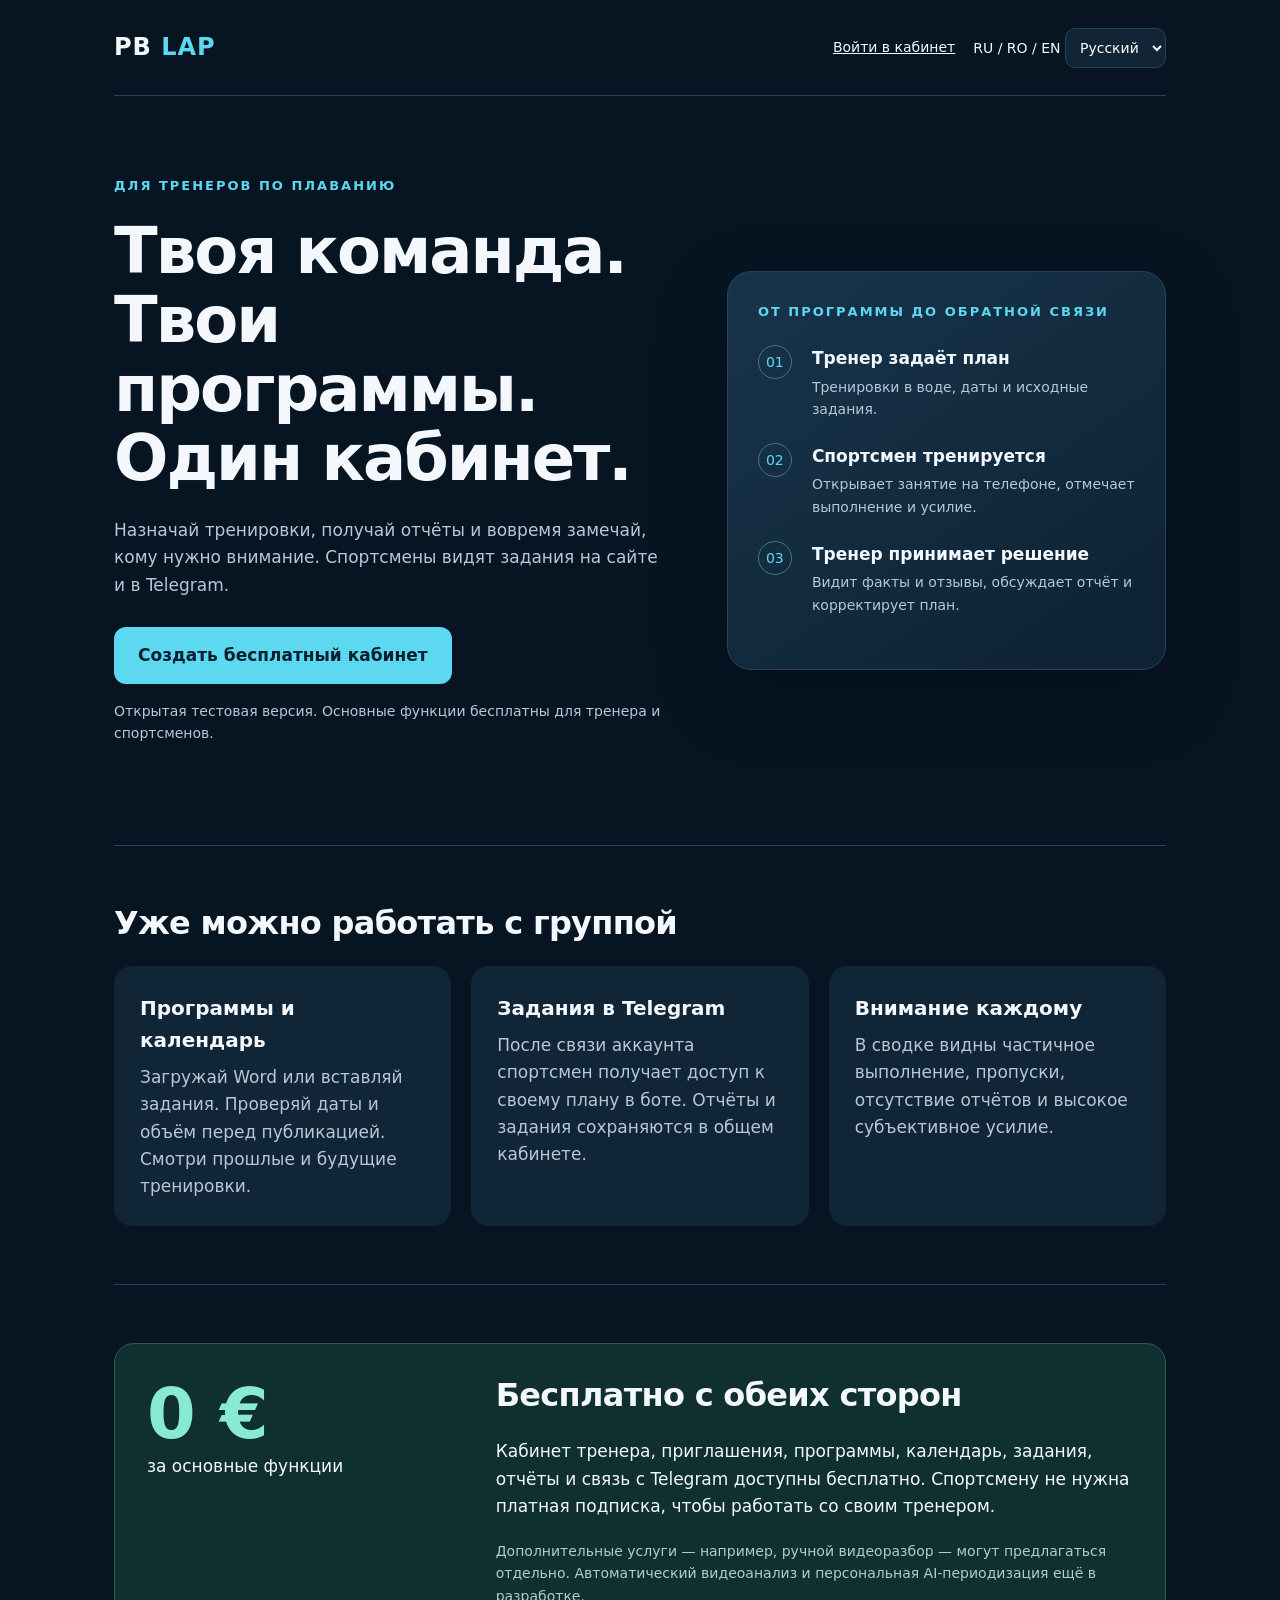
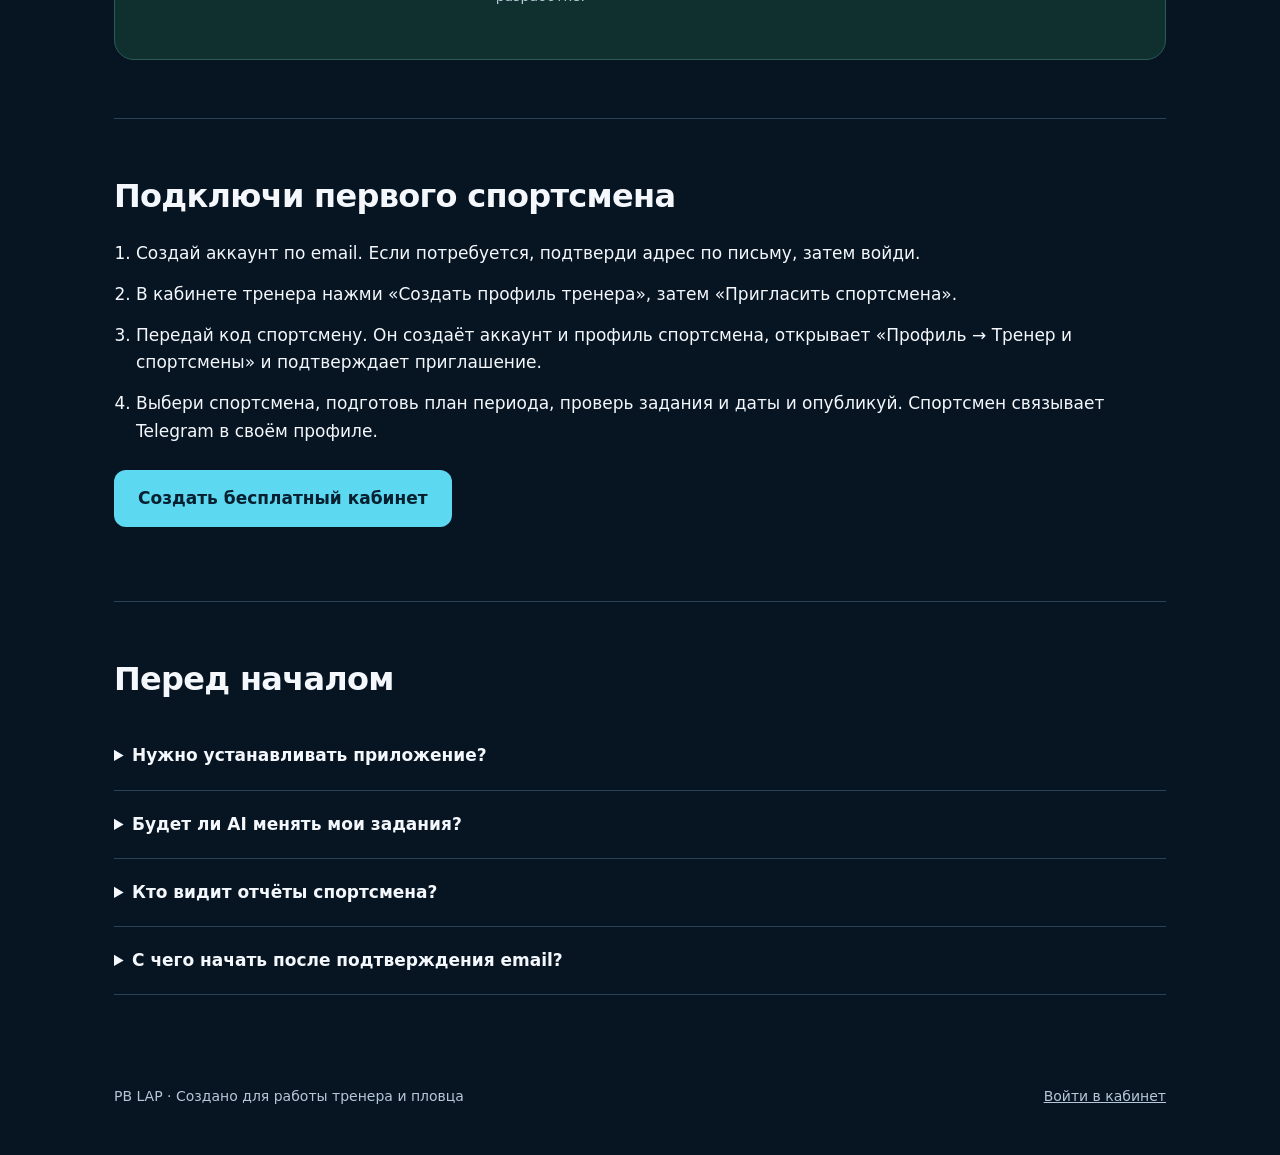
<file: coaches.html>
<!doctype html>
<html lang="ru"><head><meta charset="utf-8"><meta name="viewport" content="width=device-width,initial-scale=1"><meta name="theme-color" content="#071523"><title>PB LAP — бесплатно для тренеров по плаванию</title><meta name="description" content="Программы, календарь, задания в Telegram и отчёты спортсменов. Бесплатный кабинет тренера PB LAP."><link rel="icon" href="/pblap-icon-192.png"><style>
:root{color-scheme:dark;--bg:#071523;--text:#f4f8fc;--muted:#b6c7d8;--accent:#5cd8f1;--line:#294257}*{box-sizing:border-box}body{margin:0;background:var(--bg);color:var(--text);font:17px/1.6 system-ui,-apple-system,sans-serif}a{color:inherit}a:focus-visible,select:focus-visible,summary:focus-visible{outline:3px solid var(--accent);outline-offset:5px}.wrap{max-width:1100px;margin:auto;padding:0 24px}header{display:flex;align-items:center;justify-content:space-between;gap:20px;min-height:96px;border-bottom:1px solid var(--line)}.brand{font-size:24px;font-weight:900;letter-spacing:1px;text-decoration:none}.brand span{color:var(--accent)}.nav{display:flex;align-items:center;gap:18px;font-size:14px}select{background:#102637;border:1px solid var(--line);color:white;padding:10px;border-radius:10px;font:inherit}.hero{display:grid;grid-template-columns:1.25fr 1fr;gap:64px;align-items:center;padding:80px 0}.eyebrow{font-size:13px;letter-spacing:2px;text-transform:uppercase;color:var(--accent);font-weight:700}h1{font-size:clamp(38px,5.4vw,64px);line-height:1.08;letter-spacing:-2px;margin:20px 0 24px}h2{font-size:32px;line-height:1.2;letter-spacing:-.7px;margin:0 0 24px}h3{font-size:20px;margin:0 0 8px}p{margin:0 0 20px}.muted{color:var(--muted)}.cta{display:inline-block;background:var(--accent);color:#062030;text-decoration:none;border-radius:12px;font-weight:750;padding:15px 24px;margin:8px 0 16px}.small{font-size:14px}.flow{border:1px solid var(--line);border-radius:24px;padding:30px;background:linear-gradient(145deg,#18344b,#0d2233);box-shadow:0 25px 70px #0004}.step{display:grid;grid-template-columns:42px 1fr;gap:12px;align-items:start;margin:23px 0}.step span{color:var(--accent);border:1px solid #4a7285;border-radius:50%;width:34px;height:34px;display:grid;place-items:center;font-size:14px}.step p{margin:3px 0 0;font-size:14px;color:var(--muted)}section{padding:58px 0;border-top:1px solid var(--line)}.grid{display:grid;grid-template-columns:repeat(3,1fr);gap:20px}.tile{background:#102535;padding:26px;border-radius:18px}.tile p{color:var(--muted);margin-bottom:0}.price{display:grid;grid-template-columns:1fr 2fr;gap:30px;background:#0f302f;padding:32px;border-radius:20px;border:1px solid #2b5b53}.zero{font-size:70px;font-weight:850;line-height:1.1;color:#88ead0}.checklist{padding-left:22px}.checklist li{margin:14px 0}details{border-bottom:1px solid var(--line);padding:20px 0}summary{cursor:pointer;font-weight:700}details p{margin:16px 0 0;color:var(--muted)}footer{padding:32px 0 48px;display:flex;gap:18px;flex-wrap:wrap;justify-content:space-between;font-size:14px;color:var(--muted)}@media(max-width:720px){.wrap{padding:0 20px}header{min-height:80px}.nav{gap:10px}.hero{grid-template-columns:1fr;padding:44px 0;gap:28px}.grid,.price{grid-template-columns:1fr}section{padding:38px 0}.flow{padding:24px}h1{letter-spacing:-1px}.nav>a{display:none}}
</style></head><body><div class="wrap"><header><a class="brand" href="/">PB <span>LAP</span></a><nav class="nav" aria-label="Navigation"><a href="/" data-t="login">Войти в кабинет</a><label><span class="small">RU / RO / EN </span><select id="language" aria-label="Language / Limbă / Язык"><option value="ru">Русский</option><option value="ro">Română</option><option value="en">English</option></select></label></nav></header><main>
<div class="hero"><div><div class="eyebrow" data-t="eyebrow">Для тренеров по плаванию</div><h1 data-t="headline">Твоя команда. Твои программы. Один кабинет.</h1><p class="muted" data-t="intro">Назначай тренировки, получай отчёты и вовремя замечай, кому нужно внимание. Спортсмены видят задания на сайте и в Telegram.</p><a class="cta" data-start href="/?start=coach" data-t="start">Создать бесплатный кабинет</a><p class="small muted" data-t="pilot">Открытая тестовая версия. Основные функции бесплатны для тренера и спортсменов.</p></div><div class="flow"><div class="eyebrow" data-t="flow">От программы до обратной связи</div><div class="step"><span>01</span><div><strong data-t="s1">Тренер задаёт план</strong><p data-t="s1b">Тренировки в воде, даты и исходные задания.</p></div></div><div class="step"><span>02</span><div><strong data-t="s2">Спортсмен тренируется</strong><p data-t="s2b">Открывает занятие на телефоне, отмечает выполнение и усилие.</p></div></div><div class="step"><span>03</span><div><strong data-t="s3">Тренер принимает решение</strong><p data-t="s3b">Видит факты и отзывы, обсуждает отчёт и корректирует план.</p></div></div></div></div>
<section><h2 data-t="features">Уже можно работать с группой</h2><div class="grid"><article class="tile"><h3 data-t="f1">Программы и календарь</h3><p data-t="f1b">Загружай Word или вставляй задания. Проверяй даты и объём перед публикацией. Смотри прошлые и будущие тренировки.</p></article><article class="tile"><h3 data-t="f2">Задания в Telegram</h3><p data-t="f2b">После связи аккаунта спортсмен получает доступ к своему плану в боте. Отчёты и задания сохраняются в общем кабинете.</p></article><article class="tile"><h3 data-t="f3">Внимание каждому</h3><p data-t="f3b">В сводке видны частичное выполнение, пропуски, отсутствие отчётов и высокое субъективное усилие.</p></article></div></section>
<section><div class="price"><div><div class="zero">0 €</div><p data-t="price">за основные функции</p></div><div><h2 data-t="free">Бесплатно с обеих сторон</h2><p data-t="freeb">Кабинет тренера, приглашения, программы, календарь, задания, отчёты и связь с Telegram доступны бесплатно. Спортсмену не нужна платная подписка, чтобы работать со своим тренером.</p><p class="small muted" data-t="paid">Дополнительные услуги — например, ручной видеоразбор — могут предлагаться отдельно. Автоматический видеоанализ и персональная AI-периодизация ещё в разработке.</p></div></div></section>
<section id="connect"><h2 data-t="connect">Подключи первого спортсмена</h2><ol class="checklist"><li data-t="c1">Создай аккаунт по email. Если потребуется, подтверди адрес по письму, затем войди.</li><li data-t="c2">В кабинете тренера нажми «Создать профиль тренера», затем «Пригласить спортсмена».</li><li data-t="c3">Передай код спортсмену. Он создаёт аккаунт и профиль спортсмена, открывает «Профиль → Тренер и спортсмены» и подтверждает приглашение.</li><li data-t="c4">Выбери спортсмена, подготовь план периода, проверь задания и даты и опубликуй. Спортсмен связывает Telegram в своём профиле.</li></ol><a class="cta" data-start href="/?start=coach" data-t="start">Создать бесплатный кабинет</a></section>
<section><h2 data-t="faq">Перед началом</h2><details><summary data-t="q1">Нужно устанавливать приложение?</summary><p data-t="a1">Можно пользоваться сайтом или добавить PB LAP на главный экран телефона. Для работы нужен интернет.</p></details><details><summary data-t="q2">Будет ли AI менять мои задания?</summary><p data-t="a2">Автоматического изменения нагрузки нет. Решения по программе принимает тренер. Первые видеоразборы проводятся вручную.</p></details><details><summary data-t="q3">Кто видит отчёты спортсмена?</summary><p data-t="a3">Спортсмен подтверждает связь с тренером. Тренер видит назначения и отчёты, доступные в этой связи. Связь можно прекратить в кабинете.</p></details><details><summary data-t="q4">С чего начать после подтверждения email?</summary><p data-t="a4">Вернись на эту страницу и нажми «Создать бесплатный кабинет». Если вход уже выполнен, откроется раздел тренера.</p></details></section>
</main><footer><span>PB LAP · <span data-t="footer">Создано для работы тренера и пловца</span></span><a href="/" data-t="login">Войти в кабинет</a></footer></div><script>
const translations={"ru": {"login": "Войти в кабинет", "eyebrow": "Для тренеров по плаванию", "headline": "Твоя команда. Твои программы. Один кабинет.", "intro": "Назначай тренировки, получай отчёты и вовремя замечай, кому нужно внимание. Спортсмены видят задания на сайте и в Telegram.", "start": "Создать бесплатный кабинет", "pilot": "Открытая тестовая версия. Основные функции бесплатны для тренера и спортсменов.", "flow": "От программы до обратной связи", "s1": "Тренер задаёт план", "s1b": "Тренировки в воде, даты и исходные задания.", "s2": "Спортсмен тренируется", "s2b": "Открывает занятие на телефоне, отмечает выполнение и усилие.", "s3": "Тренер принимает решение", "s3b": "Видит факты и отзывы, обсуждает отчёт и корректирует план.", "features": "Уже можно работать с группой", "f1": "Программы и календарь", "f1b": "Загружай Word или вставляй задания. Проверяй даты и объём перед публикацией. Смотри прошлые и будущие тренировки.", "f2": "Задания в Telegram", "f2b": "После связи аккаунта спортсмен получает доступ к своему плану в боте. Отчёты и задания сохраняются в общем кабинете.", "f3": "Внимание каждому", "f3b": "В сводке видны частичное выполнение, пропуски, отсутствие отчётов и высокое субъективное усилие.", "price": "за основные функции", "free": "Бесплатно с обеих сторон", "freeb": "Кабинет тренера, приглашения, программы, календарь, задания, отчёты и связь с Telegram доступны бесплатно. Спортсмену не нужна платная подписка, чтобы работать со своим тренером.", "paid": "Дополнительные услуги — например, ручной видеоразбор — могут предлагаться отдельно. Автоматический видеоанализ и персональная AI-периодизация ещё в разработке.", "connect": "Подключи первого спортсмена", "c1": "Создай аккаунт по email. Если потребуется, подтверди адрес по письму, затем войди.", "c2": "В кабинете тренера нажми «Создать профиль тренера», затем «Пригласить спортсмена».", "c3": "Передай код спортсмену. Он создаёт аккаунт и профиль спортсмена, открывает «Профиль → Тренер и спортсмены» и подтверждает приглашение.", "c4": "Выбери спортсмена, подготовь план периода, проверь задания и даты и опубликуй. Спортсмен связывает Telegram в своём профиле.", "faq": "Перед началом", "q1": "Нужно устанавливать приложение?", "a1": "Можно пользоваться сайтом или добавить PB LAP на главный экран телефона. Для работы нужен интернет.", "q2": "Будет ли AI менять мои задания?", "a2": "Автоматического изменения нагрузки нет. Решения по программе принимает тренер. Первые видеоразборы проводятся вручную.", "q3": "Кто видит отчёты спортсмена?", "a3": "Спортсмен подтверждает связь с тренером. Тренер видит назначения и отчёты, доступные в этой связи. Связь можно прекратить в кабинете.", "q4": "С чего начать после подтверждения email?", "a4": "Вернись на эту страницу и нажми «Создать бесплатный кабинет». Если вход уже выполнен, откроется раздел тренера.", "footer": "Создано для работы тренера и пловца", "title": "PB LAP — бесплатно для тренеров по плаванию"}, "en": {"login": "Sign in", "eyebrow": "For swimming coaches", "headline": "Your team. Your programs. One workspace.", "intro": "Assign workouts, collect reports and see who needs attention. Athletes access their assignments on the website and in Telegram.", "start": "Create a free coach account", "pilot": "Public test version. Core features are free for coaches and athletes.", "flow": "From training plan to feedback", "s1": "The coach sets the plan", "s1b": "Swimming sessions, dates and original assignments.", "s2": "The athlete trains", "s2b": "Opens the session on a phone and records completion and perceived effort.", "s3": "The coach decides", "s3b": "Reviews facts and feedback, discusses reports and adjusts the plan.", "features": "Ready to work with your group", "f1": "Programs and calendar", "f1b": "Upload Word files or paste assignments. Check dates and volume before publishing. View past and future sessions.", "f2": "Assignments in Telegram", "f2b": "After linking their account, athletes can access their plan in the bot. Reports and assignments are stored in the shared system.", "f3": "Attention for every athlete", "f3b": "The overview shows partial completion, skipped sessions, missing reports and high perceived effort.", "price": "for core features", "free": "Free for both sides", "freeb": "Coach accounts, invitations, programs, calendars, assignments, reports and Telegram linking are free. Athletes do not need a paid subscription to work with their coach.", "paid": "Optional services, such as a manual video review, may be offered separately. Automatic video analysis and personalized AI periodization are still in development.", "connect": "Connect your first athlete", "c1": "Create an account with your email. Confirm your address if requested, then sign in.", "c2": "In the coach area, select Create coach profile, then Invite athlete.", "c3": "Send the code to your athlete. They create an account and athlete profile, open Profile → Coach and athletes, and confirm the invitation.", "c4": "Select the athlete, prepare a training period, check assignments and dates, then publish. The athlete links Telegram in their own profile.", "faq": "Before you start", "q1": "Do I need to install an app?", "a1": "Use the website or add PB LAP to your phone’s home screen. An internet connection is required.", "q2": "Will AI change my assignments?", "a2": "Training load is not changed automatically. The coach makes program decisions. Initial video reviews are performed manually.", "q3": "Who can see athlete reports?", "a3": "The athlete confirms the coach connection. The coach sees assignments and reports available within that connection. The connection can be ended in the dashboard.", "q4": "Where do I go after confirming my email?", "a4": "Return to this page and select Create a free coach account. If already signed in, the coach area will open.", "footer": "Built for coaches and swimmers", "title": "PB LAP — free for swimming coaches"}, "ro": {"login": "Intră în cont", "eyebrow": "Pentru antrenorii de înot", "headline": "Echipa ta. Programele tale. Un singur cont.", "intro": "Atribuie antrenamente, primește rapoarte și vezi cine necesită atenție. Sportivii accesează sarcinile pe site și în Telegram.", "start": "Creează un cont gratuit de antrenor", "pilot": "Versiune publică de test. Funcțiile de bază sunt gratuite pentru antrenori și sportivi.", "flow": "De la program la feedback", "s1": "Antrenorul stabilește planul", "s1b": "Înot, date și sarcini originale.", "s2": "Sportivul se antrenează", "s2b": "Deschide sesiunea pe telefon, notează efectuarea și efortul perceput.", "s3": "Antrenorul ia decizia", "s3b": "Consultă datele și feedbackul, discută raportul și ajustează planul.", "features": "Poți lucra deja cu grupa", "f1": "Programe și calendar", "f1b": "Încarcă fișiere Word sau inserează sarcinile. Verifică datele și volumul înainte de publicare. Consultă antrenamentele trecute și viitoare.", "f2": "Sarcini în Telegram", "f2b": "După conectarea contului, sportivul își accesează planul în bot. Rapoartele și sarcinile se păstrează în sistemul comun.", "f3": "Atenție pentru fiecare", "f3b": "Sinteza arată efectuarea parțială, antrenamentele ratate, lipsa rapoartelor și efortul perceput ridicat.", "price": "pentru funcțiile de bază", "free": "Gratuit pentru ambele părți", "freeb": "Contul antrenorului, invitațiile, programele, calendarul, sarcinile, rapoartele și conectarea Telegram sunt gratuite. Sportivul nu are nevoie de abonament plătit pentru a lucra cu antrenorul său.", "paid": "Serviciile opționale, precum analiza video manuală, pot fi oferite separat. Analiza video automată și periodizarea personalizată cu AI sunt încă în dezvoltare.", "connect": "Conectează primul sportiv", "c1": "Creează un cont cu adresa de email. Confirmă adresa dacă ți se solicită, apoi autentifică-te.", "c2": "În secțiunea antrenorului, apasă Creează profil de antrenor, apoi Invită un sportiv.", "c3": "Trimite codul sportivului. Acesta creează un cont și un profil de sportiv, deschide Profil → Antrenor și sportivi și confirmă invitația.", "c4": "Alege sportivul, pregătește planul perioadei, verifică sarcinile și datele și publică. Sportivul conectează Telegram din propriul profil.", "faq": "Înainte de a începe", "q1": "Trebuie să instalez o aplicație?", "a1": "Poți folosi site-ul sau adăuga PB LAP pe ecranul principal al telefonului. Este necesară conexiunea la internet.", "q2": "AI îmi va modifica sarcinile?", "a2": "Încărcarea nu se modifică automat. Antrenorul ia deciziile privind programul. Primele analize video se efectuează manual.", "q3": "Cine vede rapoartele sportivului?", "a3": "Sportivul confirmă legătura cu antrenorul. Antrenorul vede sarcinile și rapoartele disponibile în această legătură. Legătura poate fi întreruptă din cont.", "q4": "Ce fac după confirmarea emailului?", "a4": "Revino pe această pagină și apasă Creează un cont gratuit de antrenor. Dacă ești deja autentificat, se va deschide secțiunea antrenorului.", "footer": "Creat pentru antrenori și înotători", "title": "PB LAP — gratuit pentru antrenorii de înot"}};
let lang=new URL(location.href).searchParams.get('lang')||'ru';if(!['ru','ro','en'].includes(lang))lang='ru';
function choose(next){lang=next;document.documentElement.lang=lang;document.getElementById('language').value=lang;document.querySelectorAll('[data-t]').forEach(n=>{n.textContent=translations[lang][n.dataset.t]});document.querySelectorAll('[data-start]').forEach(n=>n.href='/?start=coach&lang='+lang);document.title=translations[lang].title;const u=new URL(location.href);u.searchParams.set('lang',lang);history.replaceState(null,'',u);}
document.getElementById('language').addEventListener('change',e=>choose(e.target.value));choose(lang);
</script></body></html>
</file>
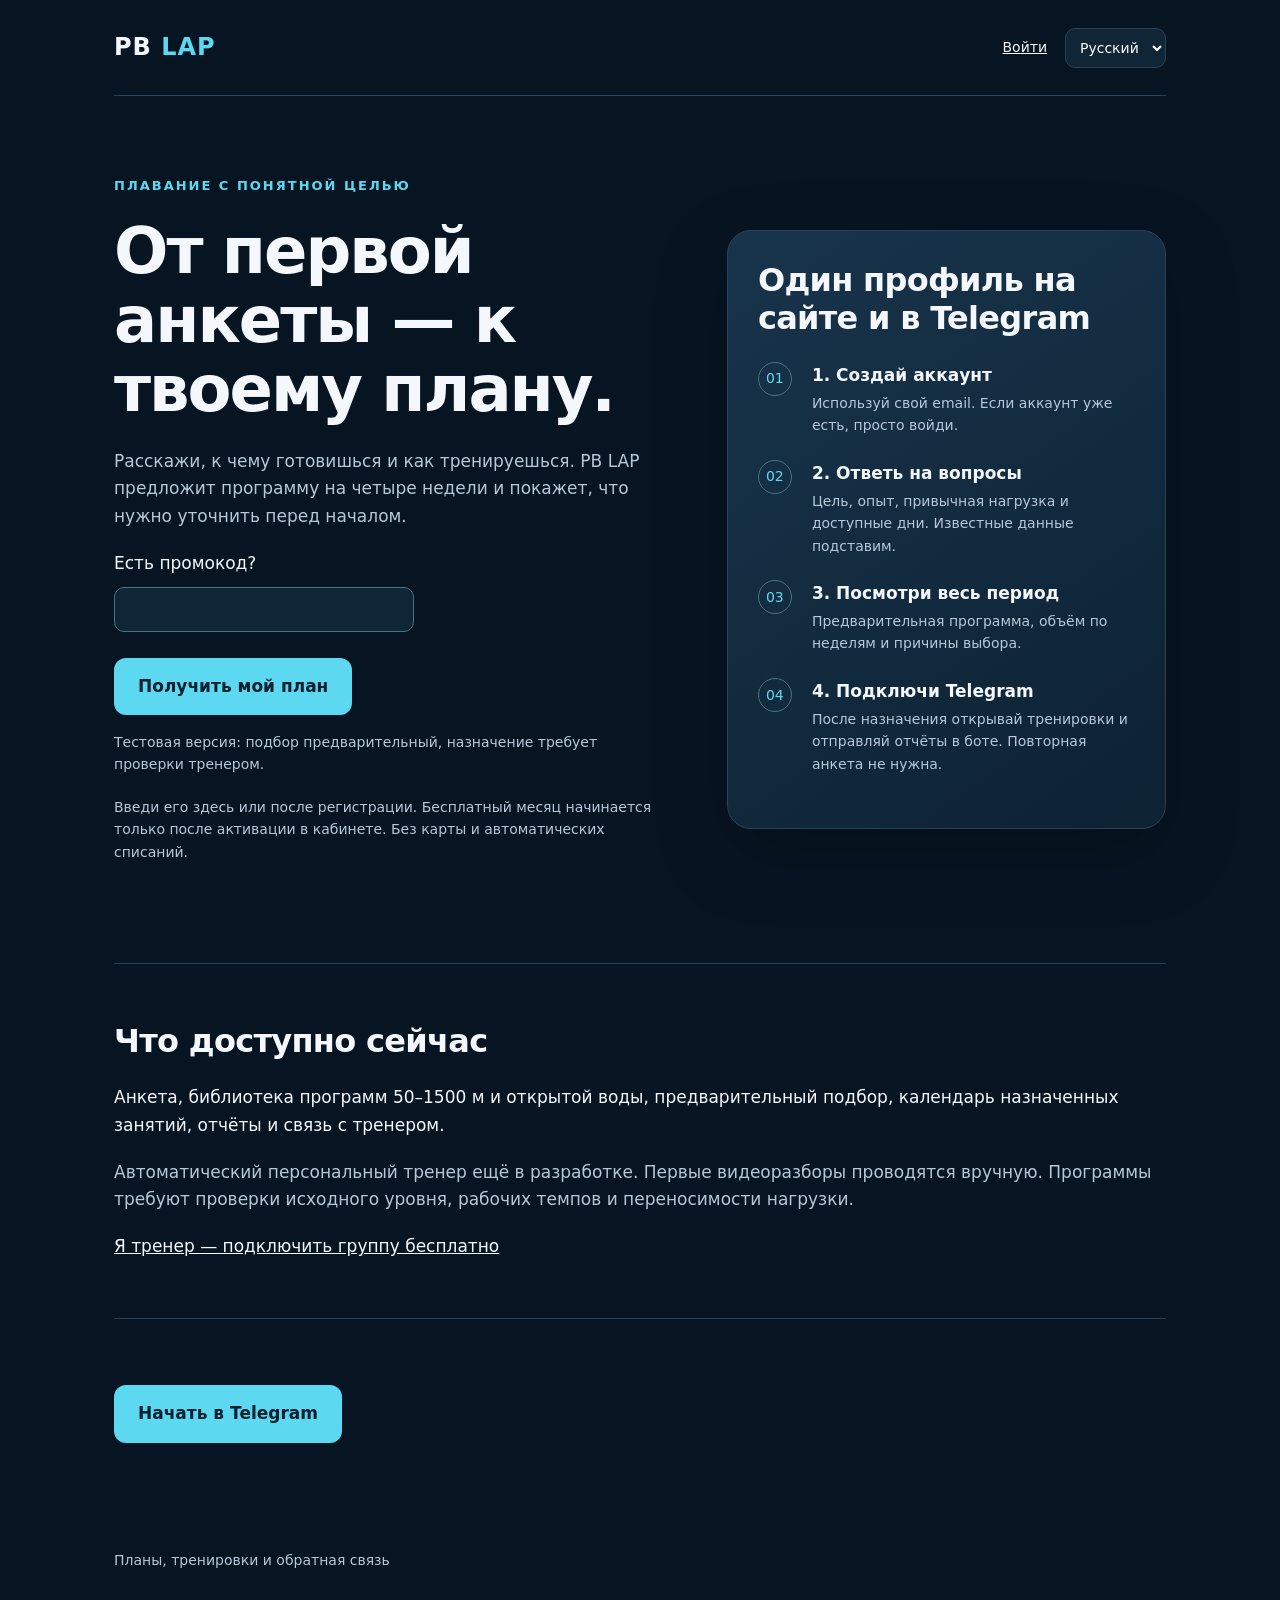
<file: start.html>
<!doctype html><html lang="ru"><head><meta charset="utf-8"><meta name="viewport" content="width=device-width,initial-scale=1"><title>PB LAP — твой первый план</title><meta name="theme-color" content="#0b1926"><style>
:root{color-scheme:dark;--bg:#071523;--text:#f4f8fc;--muted:#b6c7d8;--accent:#5cd8f1;--line:#294257}*{box-sizing:border-box}body{margin:0;background:var(--bg);color:var(--text);font:17px/1.6 system-ui,-apple-system,sans-serif}a{color:inherit}a:focus-visible,select:focus-visible,summary:focus-visible{outline:3px solid var(--accent);outline-offset:5px}.wrap{max-width:1100px;margin:auto;padding:0 24px}header{display:flex;align-items:center;justify-content:space-between;gap:20px;min-height:96px;border-bottom:1px solid var(--line)}.brand{font-size:24px;font-weight:900;letter-spacing:1px;text-decoration:none}.brand span{color:var(--accent)}.nav{display:flex;align-items:center;gap:18px;font-size:14px}select{background:#102637;border:1px solid var(--line);color:white;padding:10px;border-radius:10px;font:inherit}.hero{display:grid;grid-template-columns:1.25fr 1fr;gap:64px;align-items:center;padding:80px 0}.eyebrow{font-size:13px;letter-spacing:2px;text-transform:uppercase;color:var(--accent);font-weight:700}h1{font-size:clamp(38px,5.4vw,64px);line-height:1.08;letter-spacing:-2px;margin:20px 0 24px}h2{font-size:32px;line-height:1.2;letter-spacing:-.7px;margin:0 0 24px}h3{font-size:20px;margin:0 0 8px}p{margin:0 0 20px}.muted{color:var(--muted)}.cta{display:inline-block;background:var(--accent);color:#062030;text-decoration:none;border-radius:12px;font-weight:750;padding:15px 24px;margin:8px 0 16px}.small{font-size:14px}.flow{border:1px solid var(--line);border-radius:24px;padding:30px;background:linear-gradient(145deg,#18344b,#0d2233);box-shadow:0 25px 70px #0004}.step{display:grid;grid-template-columns:42px 1fr;gap:12px;align-items:start;margin:23px 0}.step span{color:var(--accent);border:1px solid #4a7285;border-radius:50%;width:34px;height:34px;display:grid;place-items:center;font-size:14px}.step p{margin:3px 0 0;font-size:14px;color:var(--muted)}section{padding:58px 0;border-top:1px solid var(--line)}.grid{display:grid;grid-template-columns:repeat(3,1fr);gap:20px}.tile{background:#102535;padding:26px;border-radius:18px}.tile p{color:var(--muted);margin-bottom:0}.price{display:grid;grid-template-columns:1fr 2fr;gap:30px;background:#0f302f;padding:32px;border-radius:20px;border:1px solid #2b5b53}.zero{font-size:70px;font-weight:850;line-height:1.1;color:#88ead0}.checklist{padding-left:22px}.checklist li{margin:14px 0}details{border-bottom:1px solid var(--line);padding:20px 0}summary{cursor:pointer;font-weight:700}details p{margin:16px 0 0;color:var(--muted)}footer{padding:32px 0 48px;display:flex;gap:18px;flex-wrap:wrap;justify-content:space-between;font-size:14px;color:var(--muted)}@media(max-width:720px){.wrap{padding:0 20px}header{min-height:80px}.nav{gap:10px}.hero{grid-template-columns:1fr;padding:44px 0;gap:28px}.grid,.price{grid-template-columns:1fr}section{padding:38px 0}.flow{padding:24px}h1{letter-spacing:-1px}.nav>a{display:none}}
</style></head><body><div class="wrap"><header><a class="brand" href="/">PB <span>LAP</span></a><nav class="nav"><a data-t="login" href="/?start=athlete" data-start>Войти</a><select id="language" aria-label="Language"><option value="ru">Русский</option><option value="ro">Română</option><option value="en">English</option></select></nav></header><main><div class="hero"><div><div data-t="eyebrow" class="eyebrow">Плавание с понятной целью</div><h1 data-t="headline" >От первой анкеты — к твоему плану.</h1><p data-t="intro" class="muted">Расскажи, к чему готовишься и как тренируешься. PB LAP предложит программу на четыре недели и покажет, что нужно уточнить перед началом.</p><label data-t="code" for="promo">Есть промокод?</label><input id="promo" maxlength="32" autocomplete="off" style="display:block;margin:10px 0 18px;width:100%;max-width:300px;padding:14px;border-radius:10px;border:1px solid #4a7285;background:#102535;color:white"><a data-t="start" class="cta" href="/?start=athlete" data-start>Получить мой план</a><p data-t="pilot" class="small muted">Тестовая версия: подбор предварительный, назначение требует проверки тренером.</p><p data-t="promo" class="small muted">Введи его здесь или после регистрации. Бесплатный месяц начинается только после активации в кабинете. Без карты и автоматических списаний.</p></div><div class="flow"><h2 data-t="flow" >Один профиль на сайте и в Telegram</h2><div class="step"><span>01</span><div><strong data-t="s1" >1. Создай аккаунт</strong><p data-t="s1b" >Используй свой email. Если аккаунт уже есть, просто войди.</p></div></div><div class="step"><span>02</span><div><strong data-t="s2" >2. Ответь на вопросы</strong><p data-t="s2b" >Цель, опыт, привычная нагрузка и доступные дни. Известные данные подставим.</p></div></div><div class="step"><span>03</span><div><strong data-t="s3" >3. Посмотри весь период</strong><p data-t="s3b" >Предварительная программа, объём по неделям и причины выбора.</p></div></div><div class="step"><span>04</span><div><strong data-t="s4" >4. Подключи Telegram</strong><p data-t="s4b" >После назначения открывай тренировки и отправляй отчёты в боте. Повторная анкета не нужна.</p></div></div></div></div><section><h2 data-t="now" >Что доступно сейчас</h2><p data-t="features" >Анкета, библиотека программ 50–1500 м и открытой воды, предварительный подбор, календарь назначенных занятий, отчёты и связь с тренером.</p><p data-t="limits" class="muted">Автоматический персональный тренер ещё в разработке. Первые видеоразборы проводятся вручную. Программы требуют проверки исходного уровня, рабочих темпов и переносимости нагрузки.</p><a data-t="coach" href="/coaches.html">Я тренер — подключить группу бесплатно</a></section><section><a data-t="bot" class="cta" id="botStart" href="https://t.me/pblap_coach_bot?start=firstplan">Начать в Telegram</a></section></main><footer><span data-t="footer" >Планы, тренировки и обратная связь</span></footer></div><script>
const translations={"ru": {"login": "Войти", "eyebrow": "Плавание с понятной целью", "headline": "От первой анкеты — к твоему плану.", "intro": "Расскажи, к чему готовишься и как тренируешься. PB LAP предложит программу на четыре недели и покажет, что нужно уточнить перед началом.", "start": "Получить мой план", "pilot": "Тестовая версия: подбор предварительный, назначение требует проверки тренером.", "code": "Есть промокод?", "promo": "Введи его здесь или после регистрации. Бесплатный месяц начинается только после активации в кабинете. Без карты и автоматических списаний.", "flow": "Один профиль на сайте и в Telegram", "s1": "1. Создай аккаунт", "s1b": "Используй свой email. Если аккаунт уже есть, просто войди.", "s2": "2. Ответь на вопросы", "s2b": "Цель, опыт, привычная нагрузка и доступные дни. Известные данные подставим.", "s3": "3. Посмотри весь период", "s3b": "Предварительная программа, объём по неделям и причины выбора.", "s4": "4. Подключи Telegram", "s4b": "После назначения открывай тренировки и отправляй отчёты в боте. Повторная анкета не нужна.", "now": "Что доступно сейчас", "features": "Анкета, библиотека программ 50–1500 м и открытой воды, предварительный подбор, календарь назначенных занятий, отчёты и связь с тренером.", "limits": "Автоматический персональный тренер ещё в разработке. Первые видеоразборы проводятся вручную. Программы требуют проверки исходного уровня, рабочих темпов и переносимости нагрузки.", "coach": "Я тренер — подключить группу бесплатно", "bot": "Начать в Telegram", "footer": "Планы, тренировки и обратная связь"}, "en": {"login": "Sign in", "eyebrow": "Swimming with a clear goal", "headline": "From your first answers to your plan.", "intro": "Tell us your goal and how you train. PB LAP will suggest a four-week program and show what needs review before you start.", "start": "Get my plan", "pilot": "Test version: the match is preliminary; assignment requires coach review.", "code": "Have a promo code?", "promo": "Enter it here or after registration. Your free month starts only when activated in your account. No card or automatic charges.", "flow": "One profile on the website and in Telegram", "s1": "1. Create an account", "s1b": "Use your email. If you already have an account, just sign in.", "s2": "2. Answer a few questions", "s2b": "Goal, experience, usual training load and available days. Existing information is prefilled.", "s3": "3. See the whole period", "s3b": "A preliminary program, weekly volumes and reasons for the match.", "s4": "4. Connect Telegram", "s4b": "After assignment, open workouts and submit reports in the bot. No second questionnaire.", "now": "Available now", "features": "Questionnaire, a program library for 50–1500 m and open water, preliminary matching, assigned-workout calendar, reports and coach connection.", "limits": "The automatic personal coach is still in development. Initial video reviews are manual. Programs require review of starting level, training paces and load tolerance.", "coach": "I am a coach — connect my group for free", "bot": "Start in Telegram", "footer": "Plans, workouts and feedback"}, "ro": {"login": "Intră în cont", "eyebrow": "Înot cu un obiectiv clar", "headline": "De la primele răspunsuri la planul tău.", "intro": "Spune-ne obiectivul și cum te antrenezi. PB LAP propune un program de patru săptămâni și arată ce trebuie clarificat înainte de începere.", "start": "Obține planul meu", "pilot": "Versiune de test: selecția este preliminară; atribuirea necesită verificarea antrenorului.", "code": "Ai un cod promoțional?", "promo": "Introdu-l aici sau după înregistrare. Luna gratuită începe doar la activarea în cont. Fără card sau debitări automate.", "flow": "Un singur profil pe site și în Telegram", "s1": "1. Creează un cont", "s1b": "Folosește adresa ta de email. Dacă ai deja un cont, autentifică-te.", "s2": "2. Răspunde la întrebări", "s2b": "Obiectiv, experiență, volum obișnuit și zile disponibile. Datele existente sunt precompletate.", "s3": "3. Vezi întreaga perioadă", "s3b": "Un program preliminar, volume săptămânale și motivele selecției.", "s4": "4. Conectează Telegram", "s4b": "După atribuire, deschide antrenamentele și trimite rapoarte în bot. Nu este necesar un alt chestionar.", "now": "Disponibil acum", "features": "Chestionar, bibliotecă de programe pentru 50–1500 m și ape deschise, selecție preliminară, calendarul antrenamentelor atribuite, rapoarte și legătura cu antrenorul.", "limits": "Antrenorul personal automat este încă în dezvoltare. Primele analize video sunt manuale. Programele necesită verificarea nivelului inițial, ritmurilor și toleranței la efort.", "coach": "Sunt antrenor — conectez grupa gratuit", "bot": "Începe în Telegram", "footer": "Planuri, antrenamente și feedback"}};
let lang=new URL(location.href).searchParams.get('lang')||'ru';if(!['ru','ro','en'].includes(lang))lang='ru';const initial=(new URL(location.href).searchParams.get('promo')||'').toUpperCase();document.getElementById('promo').value=/^[A-Z0-9_-]{3,32}$/.test(initial)?initial:'';
function links(){const code=document.getElementById('promo').value.trim().toUpperCase(),valid=/^[A-Z0-9_-]{3,32}$/.test(code);document.querySelectorAll('[data-start]').forEach(n=>n.href='/?start=athlete&lang='+lang+(valid?'&promo='+encodeURIComponent(code):''));document.getElementById('botStart').href='https://t.me/pblap_coach_bot?start='+(valid?'promo_'+code:'firstplan');}
function choose(next){lang=next;document.documentElement.lang=lang;document.getElementById('language').value=lang;document.querySelectorAll('[data-t]').forEach(n=>n.textContent=translations[lang][n.dataset.t]);links();}
document.getElementById('language').addEventListener('change',e=>choose(e.target.value));document.getElementById('promo').addEventListener('input',links);choose(lang);
</script></body></html>
</file>
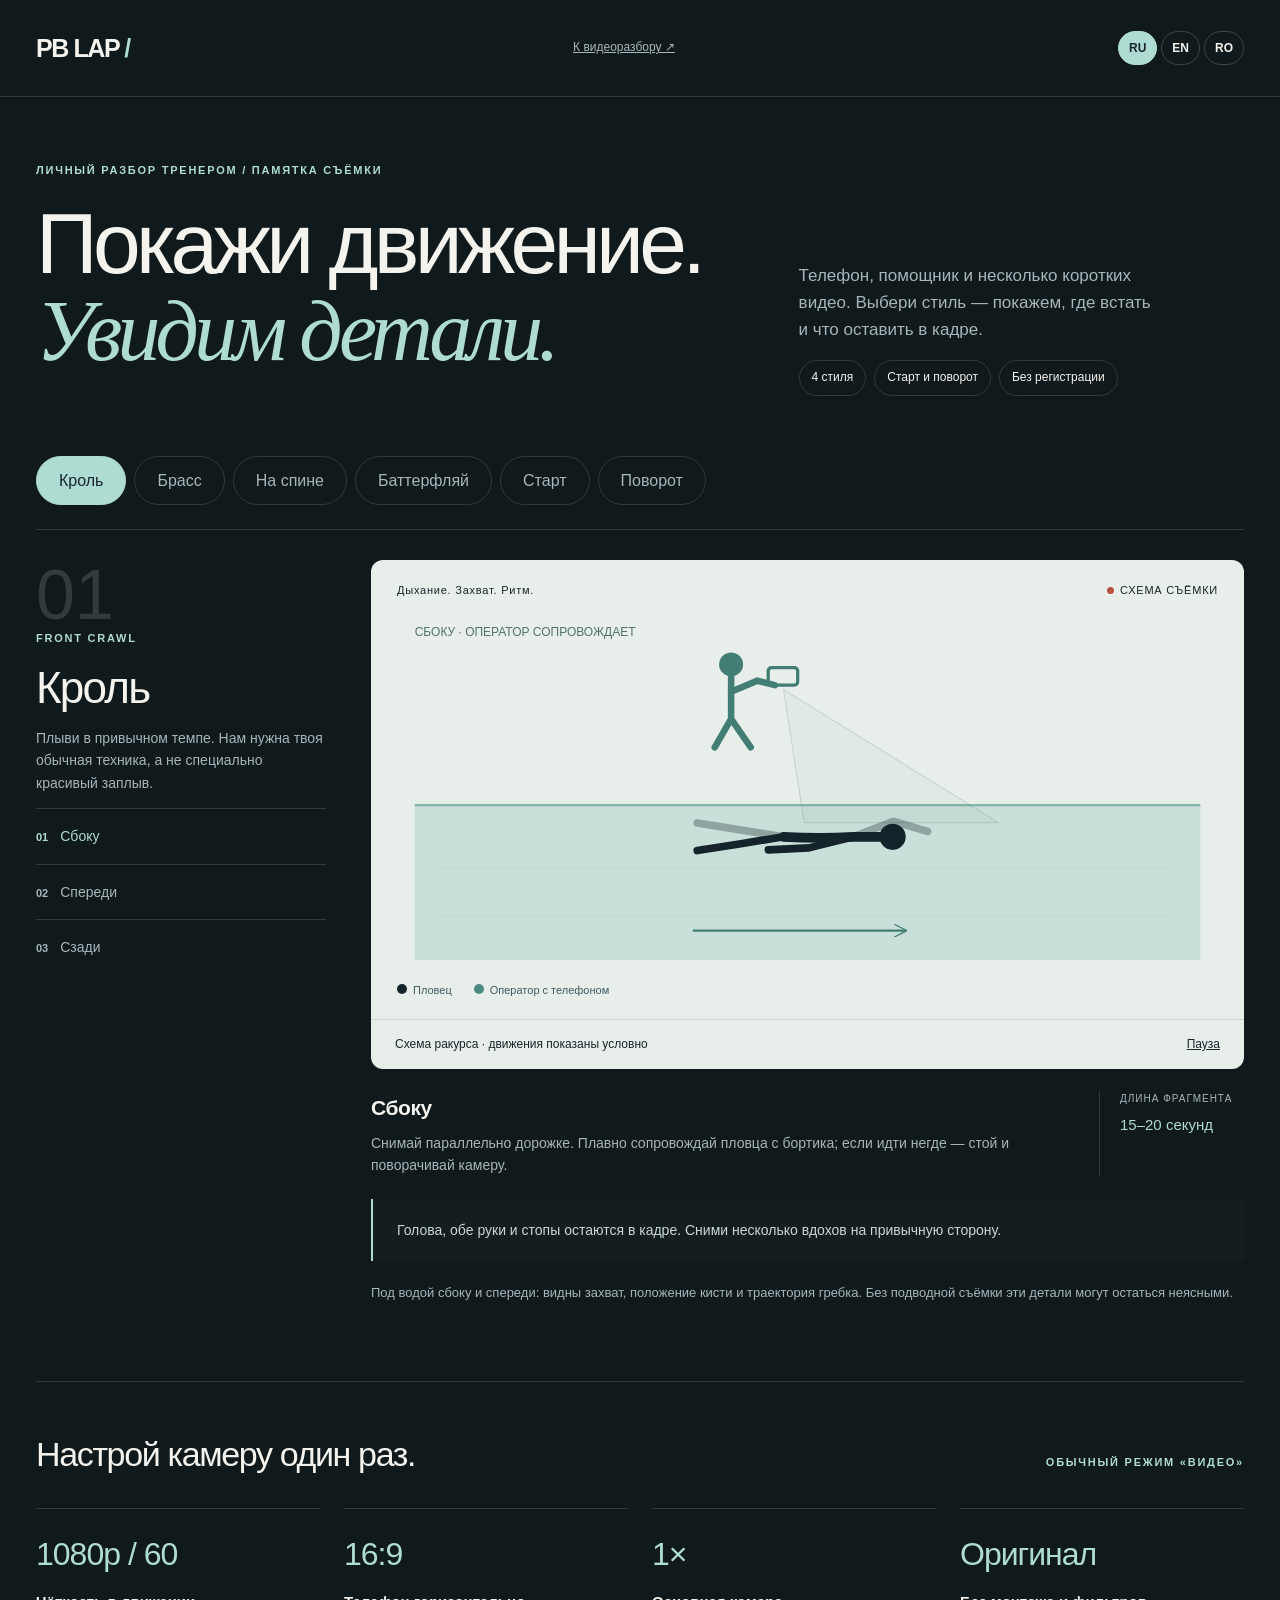
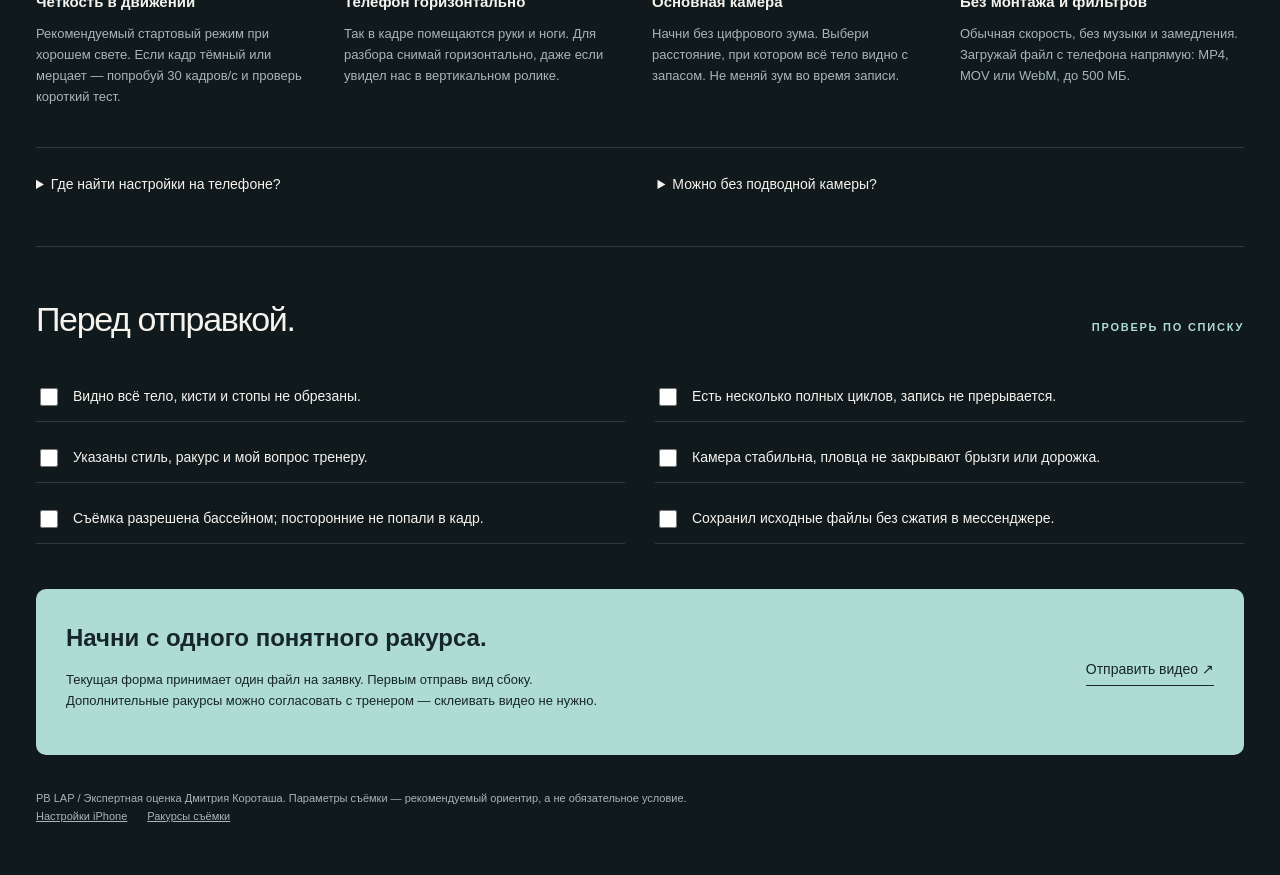
<file: video-guide.html>
<!doctype html><html lang="ru"><meta charset="utf-8"><meta name="viewport" content="width=device-width,initial-scale=1"><title>PB LAP — Атлас съёмки</title><style>
:root{--bg:#10191c;--fg:#f4f3ed;--muted:#a7b6b9;--a:#aedbd2;--line:#ffffff24;--paper:#e8eeea;--ink:#17262c}*{box-sizing:border-box}body{margin:0;background:var(--bg);color:var(--fg);font:16px/1.6 'Avenir Next','Segoe UI',Arial,sans-serif}button,a{-webkit-tap-highlight-color:transparent}button{font:inherit;cursor:pointer}a{color:inherit}header{max-width:1320px;margin:auto;padding:28px 36px;display:flex;justify-content:space-between;border-bottom:1px solid var(--line);align-items:center}.logo{font-size:25px;font-weight:800;letter-spacing:-1.4px}.kicker{font-size:11px;letter-spacing:.16em;text-transform:uppercase;color:var(--a);font-weight:650}.review{font-size:12px;color:var(--muted)}main{max-width:1320px;padding:0 36px;margin:auto}.hero{display:grid;grid-template-columns:1.6fr 1fr;align-items:end;padding:65px 0 50px;gap:50px}h1{font-size:clamp(48px,6.7vw,90px);font-weight:500;line-height:1.02;letter-spacing:-.055em;margin:20px 0}h1 em{font-family:Georgia,serif;font-weight:400;color:var(--a)}.hero p{max-width:360px;color:var(--muted);font-size:17px}.specs{display:flex;gap:8px;flex-wrap:wrap}.specs span{font-size:12px;border:1px solid var(--line);padding:7px 12px;border-radius:30px}.nav{display:flex;gap:8px;overflow:auto;padding:10px 0 24px;position:sticky;top:0;z-index:5;background:var(--bg)}.nav button{white-space:nowrap;border:1px solid var(--line);background:none;color:var(--muted);border-radius:40px;padding:11px 22px}.nav button[aria-pressed=true]{background:var(--a);color:var(--ink);border-color:var(--a)}.atlas{border-top:1px solid var(--line);padding:30px 0;display:grid;grid-template-columns:290px minmax(0,1fr);gap:45px}h2{font-size:44px;line-height:1.12;font-weight:500;letter-spacing:-.04em;margin:15px 0}aside p{color:var(--muted);font-size:14px}.n{font-size:70px;font-weight:300;color:#ffffff25;line-height:1}.angle{display:block;text-align:left;border:0;border-top:1px solid var(--line);color:var(--muted);background:none;width:100%;padding:16px 0;font-size:14px}.angle b{display:inline-block;margin-right:12px;font-size:11px}.angle[aria-pressed=true]{color:var(--a)}.drawing{border-radius:12px;overflow:hidden;background:var(--paper);color:var(--ink)}.drawing-head{padding:22px 26px 0;display:flex;align-items:center;justify-content:space-between;font-size:11px;letter-spacing:.07em}.dot{display:inline-block;width:7px;height:7px;background:#b95141;border-radius:50%;margin-right:6px}.drawing svg{display:block;width:100%;height:auto}.legend{display:flex;gap:22px;padding:0 26px 20px;font-size:11px;color:#3f5b62}.legend i{display:inline-block;width:10px;height:10px;background:#14242a;border-radius:50%;margin-right:6px}.legend i.cam{background:#4b8b82}.controls{display:flex;justify-content:space-between;padding:15px 24px;border-top:1px solid #17333122;font-size:12px;gap:10px}.controls button{border:0;background:none;padding:0;color:var(--ink);text-decoration:underline}.caption{display:grid;grid-template-columns:1fr 145px;gap:20px;padding:22px 0}.caption h3{margin:0 0 7px;font-size:21px;font-weight:550;letter-spacing:-.02em}.caption p{margin:0;color:var(--muted);font-size:14px}.duration{border-left:1px solid var(--line);padding-left:20px;color:var(--a);font-size:15px}.duration small{display:block;color:var(--muted);font-size:10px;text-transform:uppercase;letter-spacing:.1em;margin-bottom:6px}.focus{padding:20px 24px;border-left:2px solid var(--a);background:#ffffff04;font-size:14px;color:#c9d7d6}.extra{font-size:13px;color:var(--muted);margin:22px 0}.section-title{display:flex;justify-content:space-between;align-items:baseline;border-top:1px solid var(--line);padding-top:38px;margin-top:25px}.section-title h2{font-size:34px}.settings{display:grid;grid-template-columns:repeat(4,1fr);gap:24px;margin:20px 0 40px}.setting{border-top:1px solid var(--line);padding-top:20px}.setting strong{font-size:32px;font-weight:500;letter-spacing:-1px;color:var(--a)}.setting h3{font-size:15px;font-weight:550;margin:10px 0}.setting p{font-size:13px;color:var(--muted);margin:0}.details{display:grid;grid-template-columns:1fr 1fr;gap:35px;border-top:1px solid var(--line);padding:25px 0}.details p{font-size:13px;color:var(--muted)}details summary{cursor:pointer;font-size:14px}.checklist{display:grid;grid-template-columns:1fr 1fr;gap:12px 30px;margin:20px 0 45px}.checklist label{font-size:14px;display:flex;align-items:start;gap:12px;padding:12px 0;border-bottom:1px solid var(--line)}input{accent-color:var(--a);width:18px;height:18px;flex-shrink:0}.finish{background:var(--a);color:var(--ink);padding:30px;border-radius:10px;display:flex;gap:30px;justify-content:space-between;align-items:center}.finish h3{margin:0;font-size:24px;font-weight:550}.finish p{font-size:13px;max-width:550px}.finish a{font-size:14px;text-decoration:none;border-bottom:1px solid;padding-bottom:5px;white-space:nowrap}footer{padding:35px 0 50px;color:var(--muted);font-size:11px}footer a{margin-right:20px}button:focus-visible,a:focus-visible,summary:focus-visible{outline:2px solid #6cb9b0;outline-offset:4px}.swimmer,.operator{transform:none}.arm{transform-box:fill-box;transform-origin:left center;animation:arm 1.6s ease-in-out infinite alternate}.leg{transform-box:fill-box;transform-origin:left center;animation:kick .7s ease-in-out infinite alternate}.frontarm{animation:reach 1.7s ease-in-out infinite alternate;transform-origin:400px 195px}.turnbody{animation:rotate 5s ease-in-out infinite;transform-origin:0px 0px}.dive{animation:dive 5s ease-in-out infinite}.paused *{animation-play-state:paused!important}@keyframes travel{0%,100%{transform:translateX(-65px)}50%{transform:translateX(65px)}}@keyframes follow{0%,100%{transform:translateX(-65px)}50%{transform:translateX(65px)}}@keyframes arm{to{transform:rotate(-28deg)}}@keyframes kick{to{transform:rotate(10deg)}}@keyframes reach{to{transform:scaleX(.65)}}@keyframes rotate{0%,20%{transform:rotate(0)}65%,100%{transform:rotate(180deg)}}@keyframes dive{0%,15%{transform:translate(0,0)}70%,100%{transform:translate(160px,70px)}}@media(prefers-reduced-motion:reduce){*{animation:none!important;scroll-behavior:auto!important}}@media(max-width:800px){header{padding:20px}.review{max-width:120px;text-align:right}main{padding:0 20px}.hero{grid-template-columns:1fr;gap:5px;padding:35px 0 25px}.hero p{max-width:none;font-size:15px}h1{font-size:56px}.atlas{grid-template-columns:1fr;gap:18px;padding-top:15px}aside .n{display:none}aside h2{font-size:34px;margin:8px 0}aside>p{margin:8px 0 18px}.angles{display:flex;gap:15px;overflow:auto}.angle{width:auto;min-width:130px;font-size:12px}.nav button{padding:9px 16px;font-size:13px}.settings{grid-template-columns:1fr 1fr;gap:25px}.caption{grid-template-columns:1fr 110px}.duration{font-size:13px;padding-left:12px}.drawing-head{padding:16px 16px 0;font-size:9px}.legend{padding:0 16px 15px;font-size:10px;gap:12px}.controls{font-size:11px;padding:14px 16px}.section-title{display:block}.section-title h2{font-size:30px}.details,.checklist{grid-template-columns:1fr;gap:10px}.finish{display:block;padding:24px}.finish a{display:inline-block;margin-top:10px}.focus{padding:16px}.extra{font-size:12px}}@media print{body{background:white;color:black}.nav,.controls,.finish,header .review{display:none}.atlas{break-inside:avoid}aside p,.caption p,.extra,.setting p{color:#333}.drawing{border:1px solid #aaa}.settings{grid-template-columns:repeat(4,1fr)}main{padding:0}.hero{padding:20px 0}h1{font-size:40px}*{animation:none!important}}
.atlas>*{min-width:0}.hero>*{min-width:0}@media(max-width:800px){.atlas{grid-template-columns:minmax(0,1fr)}}
</style><body><header><div class="logo">PB LAP<span style="color:var(--a)"> /</span></div><div class="review"><a href="/video-review.html">К видеоразбору ↗</a></div></header><main><section class="hero"><div><div class="kicker">Личный разбор тренером / Памятка съёмки</div><h1>Покажи движение.<br><em>Увидим детали.</em></h1></div><div><p>Телефон, помощник и несколько коротких видео. Выбери стиль — покажем, где встать и что оставить в кадре.</p><div class="specs"><span>4 стиля</span><span>Старт и поворот</span><span>Без регистрации</span></div></div></section><nav class="nav" aria-label="Выбери направление"></nav><section class="atlas" aria-label="Инструкция по съёмке"><aside><div class="n" id="number"></div><div class="kicker" id="english"></div><h2 id="title"></h2><p id="intro"></p><div class="angles" aria-label="Ракурсы"></div></aside><div><div class="drawing"><div class="drawing-head"><span id="scene-title"></span><span><i class="dot"></i>СХЕМА СЪЁМКИ</span></div><div id="scene"></div><div class="legend"><span><i></i>Пловец</span><span><i class="cam"></i>Оператор с телефоном</span></div><div class="controls"><span>Схема ракурса · движения показаны условно</span><button id="pause" aria-pressed="false">Пауза</button></div></div><div class="caption" aria-live="polite"><div><h3 id="cliptitle"></h3><p id="instruction"></p></div><div class="duration"><small>Длина фрагмента</small><span id="time"></span></div></div><div class="focus" id="focus"></div><p class="extra" id="extra"></p></div></section><div class="section-title" id="camera"><h2>Настрой камеру один раз.</h2><span class="kicker">Обычный режим «Видео»</span></div><section class="settings"><div class="setting"><strong>1080p / 60</strong><h3>Чёткость в движении</h3><p>Рекомендуемый стартовый режим при хорошем свете. Если кадр тёмный или мерцает — попробуй 30 кадров/с и проверь короткий тест.</p></div><div class="setting"><strong>16:9</strong><h3>Телефон горизонтально</h3><p>Так в кадре помещаются руки и ноги. Для разбора снимай горизонтально, даже если увидел нас в вертикальном ролике.</p></div><div class="setting"><strong>1×</strong><h3>Основная камера</h3><p>Начни без цифрового зума. Выбери расстояние, при котором всё тело видно с запасом. Не меняй зум во время записи.</p></div><div class="setting"><strong>Оригинал</strong><h3>Без монтажа и фильтров</h3><p>Обычная скорость, без музыки и замедления. Загружай файл с телефона напрямую: MP4, MOV или WebM, до 500 МБ.</p></div></section><section class="details"><details><summary>Где найти настройки на телефоне?</summary><p>iPhone: Настройки → Камера → Запись видео → 1080p HD, 60 кадр/с, если доступно. В приложении «Камера» выбери «Видео».</p><p>Android: Камера → Видео → настройки разрешения и частоты → FHD / 1080p, 60 кадров/с, если доступно. Названия зависят от телефона.</p><p>Протри объектив, отключи фильтры и портретное размытие. Проверь 5 секунд записи: пловец резкий, свет не пульсирует.</p></details><details><summary>Можно без подводной камеры?</summary><p>Да. Для первичной оценки начни с доступных ракурсов над водой. Тренер укажет, что видно, а для каких выводов нужна дополнительная запись.</p><p>Под водой снимай только подходящей камерой или с рассчитанным на погружение гермобоксом. Обычный телефон опускать в бассейн не нужно.</p></details></section><div class="section-title"><h2>Перед отправкой.</h2><span class="kicker">Проверь по списку</span></div><div class="checklist"><label><input type="checkbox">Видно всё тело, кисти и стопы не обрезаны.</label><label><input type="checkbox">Есть несколько полных циклов, запись не прерывается.</label><label><input type="checkbox">Указаны стиль, ракурс и мой вопрос тренеру.</label><label><input type="checkbox">Камера стабильна, пловца не закрывают брызги или дорожка.</label><label><input type="checkbox">Съёмка разрешена бассейном; посторонние не попали в кадр.</label><label><input type="checkbox">Сохранил исходные файлы без сжатия в мессенджере.</label></div><div class="finish"><div><h3>Начни с одного понятного ракурса.</h3><p>Текущая форма принимает один файл на заявку. Первым отправь вид сбоку. Дополнительные ракурсы можно согласовать с тренером — склеивать видео не нужно.</p></div><a href="https://pb-lap.vercel.app/video-review.html#submit">Отправить видео ↗</a></div><footer>PB LAP / Экспертная оценка Дмитрия Короташа. Параметры съёмки — рекомендуемый ориентир, а не обязательное условие.<br><a href="https://support.apple.com/guide/iphone/change-video-recording-settings-iphc1827d32f/ios">Настройки iPhone</a><a href="https://www.analysisswim.com/video_analysis/recording-guide">Ракурсы съёмки</a></footer></main><script>
const DATA=[{"id": "crawl", "title": "Кроль", "en": "FRONT CRAWL", "tag": "Дыхание. Захват. Ритм.", "intro": "Плыви в привычном темпе. Нам нужна твоя обычная техника, а не специально красивый заплыв.", "focus": "Голова, обе руки и стопы остаются в кадре. Сними несколько вдохов на привычную сторону.", "clips": [["Сбоку", "15–20 секунд", "Снимай параллельно дорожке. Плавно сопровождай пловца с бортика; если идти негде — стой и поворачивай камеру.", "side"], ["Спереди", "10–15 секунд", "Стой у торца дорожки. Пловец движется к камере. Покажи вход обеих рук и положение головы.", "front"], ["Сзади", "10–15 секунд", "Сними удаляющегося пловца: плечи, таз и работу ног. Не обрезай стопы.", "back"]], "extra": "Под водой сбоку и спереди: видны захват, положение кисти и траектория гребка. Без подводной съёмки эти детали могут остаться неясными."}, {"id": "breast", "title": "Брасс", "en": "BREASTSTROKE", "tag": "Руки. Ноги. Скольжение.", "intro": "Сними несколько полных циклов без остановки: гребок, вдох, толчок ногами и скольжение.", "focus": "Не приближай кадр только к рукам. Для оценки согласования нужны одновременно голова, таз и стопы.", "clips": [["Сбоку", "15–20 секунд", "Держи всё тело в кадре. Важно увидеть последовательность движений и длину скольжения.", "side"], ["Спереди", "10–15 секунд", "Пловец приближается к неподвижной камере. Сними симметрию рук и подъём головы.", "front"], ["Сзади", "10–15 секунд", "Сними несколько полных толчков ногами при удалении от камеры. Стопы не должны выходить из кадра.", "back"]], "extra": "Под водой сбоку и сзади особенно полезно показать подтягивание пяток, разворот стоп и завершение толчка. С поверхности положение стоп может быть не видно."}, {"id": "back", "title": "На спине", "en": "BACKSTROKE", "tag": "Ось тела. Вращение. Вход руки.", "intro": "Плыви как обычно, сохраняя привычный ритм. Оператор следует сбоку, не нависая над пловцом.", "focus": "Оставь запас над головой для проноса руки. Следи, чтобы обе кисти и стопы попадали в кадр.", "clips": [["Сбоку", "15–20 секунд", "Снимай параллельно движению: голова, плечи, таз и ноги видны вместе.", "side"], ["Со стороны головы", "10–15 секунд", "Стой у торца, к которому приближается пловец. Покажи вход рук и положение тела относительно дорожки.", "front"], ["Со стороны стоп", "10–15 секунд", "Сними удаление пловца. В кадре должны быть работа ног и вращение плеч.", "back"]], "extra": "Подводный вид сбоку помогает увидеть глубину таза и работу руки под водой. Используй только предназначенную для воды камеру или гермобокс."}, {"id": "fly", "title": "Баттерфляй", "en": "BUTTERFLY", "tag": "Волна. Вдох. Два удара.", "intro": "Лучше короткий отрезок в привычной технике, чем длинный заплыв на сильном утомлении.", "focus": "Сними 4–6 полных циклов, если можешь сделать их комфортно. Не обрезай широкий пронос рук.", "clips": [["Сбоку", "10–20 секунд", "Покажи целиком волну тела, момент вдоха и работу ног. Сопровождай без резких рывков.", "side"], ["Спереди", "10–15 секунд", "Стой у торца. Оставь по сторонам место для обеих рук; покажи симметрию входа в воду.", "front"], ["Сзади", "10–15 секунд", "Сними удаление пловца, чтобы были видны одновременность проноса и направление движения.", "back"]], "extra": "Под водой сбоку видно согласование гребка с ударами ног и движение корпуса. Не проси пловца специально менять дыхание ради камеры."}, {"id": "start", "title": "Старт", "en": "THE START", "tag": "Отталкивание. Вход. Выход.", "intro": "Укажи стиль: старт с тумбы и старт на спине снимаются по-разному. Делай только знакомый старт в разрешённом для него месте.", "focus": "Одна непрерывная запись: исходное положение → отталкивание → вход → выход на поверхность → первые гребки.", "clips": [["Сбоку · с тумбы", "До старта + выход", "Начни запись за 3 секунды до движения. Снимай тумбу и зону входа сбоку; затем плавно веди камеру к месту выхода.", "start"], ["Сбоку · на спине", "До старта + выход", "Покажи хват за поручни, стопы у стенки, отталкивание и вход. Продолжай запись до первых гребков.", "startback"], ["Под водой · дополнительно", "Вход → первые гребки", "Снимай сбоку из безопасной неподвижной точки вне траектории пловца. Покажи скольжение и выход.", "under"]], "extra": "Только с разрешения бассейна и при подходящей глубине. Не ставь оператора перед тумбой или в зоне приземления. Для первичной оценки достаточно безопасного бокового видео."}, {"id": "turn", "title": "Поворот", "en": "THE TURN", "tag": "Подход. Стенка. Разгон.", "intro": "Укажи стиль и тип поворота. Кувырок, открытый поворот и переход между стилями не нужно смешивать в одном фрагменте.", "focus": "Начни за 5–7 метров до стенки. Закончи после выхода и первых 2–3 гребков. Не вырезай момент касания или вращения.", "clips": [["Сбоку · кувырок", "Подход → выход", "Камера у бортика сбоку от стенки. В кадре стенка и зона подхода. Покажи вращение, постановку ног и отталкивание.", "turn"], ["Сбоку · открытый", "Подход → выход", "Сними касание руками, группировку, постановку ног и выход. Для брасса и баттерфляя нужны обе руки.", "open"], ["Под водой · дополнительно", "Стенка → выход", "Неподвижная камера сбоку вне траектории: видно положение стоп, направление толчка и скольжение.", "under"]], "extra": "Для поворота на спине сохрани в записи переход со спины и вращение. Для комплексного плавания подпиши, между какими стилями выполняется переход."}];let selected=Math.max(0,DATA.findIndex(d=>d.id===location.hash.slice(1))),angle=0,paused=matchMedia('(prefers-reduced-motion: reduce)').matches;const $=id=>document.getElementById(id);
function operator(x,y){return `<g transform="translate(${x} ${y})" stroke="#437e75" stroke-width="6" stroke-linecap="round" fill="none"><circle cy="-45" r="11" fill="#437e75" stroke="none"/><path d="M0-35V5M0-20L24-30 40-26M0 5L-15 31M0 5L18 31"/><rect x="34" y="-42" width="27" height="16" rx="3" stroke-width="3"/><path d="M48-22L67 100 245 100Z" fill="#437e750c" stroke="#437e7533" stroke-width="1"/></g>`}
function limb(x,y,path,angles,duration,opacity=1){return `<g transform="translate(${x} ${y})" opacity="${opacity}"><g><animateTransform attributeName="transform" type="rotate" values="${angles}" dur="${duration}s" repeatCount="indefinite" calcMode="spline" keyTimes="0;0.5;1" keySplines=".42 0 .58 1;.42 0 .58 1"/><path d="${path}"/></g></g>`;}
function body(){return `<g data-swim-rig="${DATA[selected].id}" stroke="#14242a" stroke-width="7" stroke-linecap="round" stroke-linejoin="round" fill="none"><path data-part="fararm" opacity=".32"/><path data-part="farleg" opacity=".32"/><path data-part="torso" stroke-width="9"/><path data-part="arm"/><path data-part="leg"/><circle data-part="head" r="12" fill="#14242a" stroke="none"/></g>`;}
const crawlPoses=[[[65,-4],[104,-4]],[[73,14],[90,34]],[[46,28],[35,53]],[[0,22],[-43,26]],[[-20,0],[-52,0]],[[-9,-39],[-41,-29]],[[28,-48],[44,-24]],[[69,-26],[91,-6]]];
const backPoses=[[[65,-5],[104,-8]],[[70,17],[88,35]],[[32,29],[15,49]],[[-5,18],[-49,15]],[[-20,-12],[-53,-20]],[[0,-41],[-12,-70]],[[39,-43],[54,-74]],[[69,-26],[99,-40]]];
backPoses[5]=[[0,-41],[-12,-70]];
const breastArms=[[[68,0],[105,0]],[[68,0],[105,0]],[[61,18],[84,34]],[[34,26],[43,40]],[[30,19],[59,15]],[[60,4],[89,2]],[[68,0],[105,0]],[[68,0],[105,0]]];
const breastLegs=[ [[-72,0],[-112,0]], [[-72,0],[-112,0]], [[-64,13],[-86,23]], [[-54,25],[-43,44]], [[-67,25],[-90,40]], [[-76,9],[-117,14]], [[-72,0],[-112,0]], [[-72,0],[-112,0]] ];
function poseAt(poses,t){const f=t*poses.length,i=Math.floor(f)%poses.length,n=(i+1)%poses.length,u=f-Math.floor(f),k=u*u*(3-2*u);return poses[i].map((v,j)=>v.map((x,z)=>x+(poses[n][j][z]-x)*k));}
function drawRig(r,t){let kind=r.dataset.swimRig;if(kind==='start'||kind==='turn')kind='streamline';const wave=Math.sin(t*Math.PI*4),fly=kind==='fly',breast=kind==='breast',back=kind==='back',hipY=fly?wave*6:0,shoulderY=fly?Math.sin(t*Math.PI*4+.7)*4:0;const point=(p)=>p.map(v=>v.toFixed(2)).join(' '),line=(a,b,c)=>`M${point(a)}L${point(b)}L${point(c)}`;let shoulder=[30,shoulderY],hip=[-34,hipY];
let arms=breast?breastArms:back?backPoses:crawlPoses;
let arm=poseAt(arms,t),far=poseAt(arms,(t+(breast||fly?0:.5))%1);
let kick=(phase)=>{let w=Math.sin(phase*Math.PI*2),knee=[-73,hipY+w*7],ankle=[-113,hipY+w*14];return [knee,ankle];};
let legs=breast?poseAt(breastLegs,t):kick(t*(fly?2:3)),farlegs=breast?legs:kick(t*(fly?2:3)+(fly?0:.5));
if(kind==='streamline'){arm=far=[[68,0],[108,0]];legs=farlegs=[[-74,0],[-115,0]];}
let neck=[51,shoulderY+(back?-4:0)],head=[66,shoulderY+(back?-7:(breast||fly)&&t>.25&&t<.58?-9:0)];
r.querySelector('[data-part="torso"]').setAttribute('d',`M${point(hip)}Q0 ${shoulderY+2} ${point(shoulder)}L${point(neck)}L${point(head)}`);
for(const [name,start,points] of [['arm',shoulder,arm],['fararm',shoulder,far],['leg',hip,legs],['farleg',hip,farlegs]])r.querySelector('[data-part="'+name+'"]').setAttribute('d',line(start,...points));
let h=r.querySelector('[data-part="head"]');h.setAttribute('cx',head[0]);h.setAttribute('cy',head[1]);
}
function drawFront(r,t){let k=r.dataset.frontRig,sync=k==='breast'||k==='fly';let sequence=k==='breast'?[[[20,15],[16,37]],[[25,18],[47,29]],[[34,6],[62,0]],[[23,18],[30,34]],[[13,20],[4,40]],[[10,15],[12,36]]]:[[[10,-20],[17,-55]],[[35,-22],[61,-30]],[[48,0],[76,14]],[[33,21],[47,39]],[[12,28],[8,40]],[[3,-8],[7,-37]]];for(const [side,attr] of [[-1,'data-l'],[1,'data-r']]){let phase=(t+(side===1&&!sync?.5:0))%1,pts=poseAt(sequence,phase),x=400+side*16;r.querySelector('['+attr+']').setAttribute('d',`M${x} 207 L${x+pts[0][0]*side} ${207+pts[0][1]} L${x+pts[1][0]*side} ${207+pts[1][1]}`);let spread=k==='breast'?8+22*Math.max(0,Math.sin(t*Math.PI*2)):8,dy=sync?Math.sin(t*Math.PI*4)*5:Math.sin(t*Math.PI*6+side)*6;r.querySelector(side<0?'[data-fl]':'[data-fr]').setAttribute('d',`M400 242 L${400+side*spread} 259 L${400+side*(spread+7)} ${283+dy}`);}}
let swimClock=0,lastFrame=0;function swimFrame(now){if(lastFrame&&!paused)swimClock+=Math.min(now-lastFrame,60);lastFrame=now;document.querySelectorAll('[data-swim-rig]').forEach(r=>drawRig(r,(swimClock/3200)%1));document.querySelectorAll('[data-front-rig]').forEach(r=>drawFront(r,(swimClock/3200)%1));requestAnimationFrame(swimFrame);}
requestAnimationFrame(swimFrame);
function scene(type){let drawing='',label='';if(type==='front'||type==='back'){label=type==='front'?'ПЛОВЕЦ К КАМЕРЕ':'ПЛОВЕЦ ОТ КАМЕРЫ';drawing=`<path d="M150 315L300 85M650 315L500 85" stroke="#78a9a1" stroke-width="4" stroke-dasharray="8 6"/><g data-front-rig="${DATA[selected].id}" stroke="#14242a" stroke-width="7" stroke-linecap="round" stroke-linejoin="round" fill="none"><circle cx="400" cy="184" r="15" fill="#14242a" stroke="none"/><path d="M400 195V242M384 207H416" stroke-width="9"/><path data-l/><path data-r/><path data-fl/><path data-fr/></g>${operator(645,105)}<path d="M650 140L430 200" stroke="#437e75" stroke-dasharray="4 6" fill="none"/>`;}
else if(type==='start'||type==='startback'){label='ВИД СБОКУ · СТЕНКА СЛЕВА';drawing=`<path d="M130 176V320M90 170H170V151H110V170" fill="none" stroke="#6d8b90" stroke-width="6"/><g class="dive"><g transform="translate(228 181) rotate(15)">${body()}</g></g>${operator(515,104)}<path d="M245 135Q335 136 404 225" stroke="#437e75" fill="none" stroke-dasharray="5 7"/>`;if(type==='startback')drawing=drawing.replace('translate(228 181) rotate(15)','translate(215 229) rotate(-18)');}
else if(type==='turn'||type==='open'){label='ВИД СБОКУ · СТЕНКА СПРАВА';drawing=`<path d="M633 150V318" stroke="#6d8b90" stroke-width="8"/><g transform="translate(505 230)"><g ${type==='turn'?'class="turnbody"':''}>${body()}</g></g>${operator(275,103)}<path d="M310 207H415M421 277H316" stroke="#437e75" stroke-width="2" marker-end="url(#arrow)"/>`;}
else{label=type==='under'?'ПОД ВОДОЙ · ДОПОЛНИТЕЛЬНО':'СБОКУ · ОПЕРАТОР СОПРОВОЖДАЕТ';drawing=`<g class="operator">${operator(330,104)}</g><g class="swimmer"><g transform="translate(412 ${type==='under'?268:217})">${body()}</g></g><path d="M295 303H490" stroke="#437e75" stroke-width="2" marker-end="url(#arrow)"/>`;}
if(type==='under'){drawing=`<g transform="translate(400 259)">${body()}</g><g stroke="#437e75" stroke-width="4" fill="none"><rect x="155" y="255" width="40" height="24" rx="4"/><path d="M195 259L210 252V282L195 275M175 279V310M158 310H192"/></g><path d="M213 267L325 250" stroke="#437e75" stroke-dasharray="4 6"/><text x="105" y="235" fill="#437e75" font-size="11" font-family="Arial">КАМЕРА ПОД ВОДОЙ</text>`;} $('scene').innerHTML=`<svg viewBox="0 0 800 350" role="img" aria-label="${label}. ${DATA[selected].clips[angle][2]}"><defs><marker id="arrow" viewBox="0 0 10 10" refX="9" refY="5" markerWidth="6" markerHeight="6" orient="auto"><path d="M0 0L10 5 0 10" fill="none" stroke="#437e75"/></marker></defs><path d="M40 188H760V330H40Z" fill="#c9dfd9"/><path d="M40 188H760" stroke="#83b5aa" stroke-width="2"/><path d="M60 246H730M60 290H730" stroke="#437e7512" stroke-width="1"/>${drawing}<text x="40" y="33" fill="#52726f" font-size="11" font-family="Arial">${label}</text></svg>`; document.querySelectorAll('[data-swim-rig]').forEach(r=>drawRig(r,(swimClock/3200)%1));document.querySelectorAll('[data-front-rig]').forEach(r=>drawFront(r,(swimClock/3200)%1));$('scene').classList.toggle('paused',paused);if(paused)$('scene').querySelector('svg').pauseAnimations();$('pause').textContent=paused?'Включить движение':'Пауза';$('pause').setAttribute('aria-pressed',paused);}
function render(){let d=DATA[selected],c=d.clips[angle];$('number').textContent=String(selected+1).padStart(2,'0');$('english').textContent=d.en;$('title').textContent=d.title;$('intro').textContent=d.intro;$('scene-title').textContent=d.tag;$('cliptitle').textContent=c[0];$('instruction').textContent=c[2];$('time').textContent=c[1];$('focus').textContent=d.focus;$('extra').textContent=d.extra;document.querySelector('.angles').innerHTML=d.clips.map((c,i)=>`<button class="angle" aria-pressed="${i===angle}" data-angle="${i}"><b>0${i+1}</b>${c[0]}</button>`).join('');document.querySelectorAll('.nav button').forEach((b,i)=>b.setAttribute('aria-pressed',i===selected));scene(c[3]);}
document.querySelector('.nav').innerHTML=DATA.map((d,i)=>`<button data-style="${i}" aria-pressed="false">${d.title}</button>`).join('');document.querySelector('.nav').onclick=e=>{const b=e.target.closest('button');if(b){selected=+b.dataset.style;history.replaceState(null,'','#'+DATA[selected].id);angle=0;render()}};document.querySelector('.angles').onclick=e=>{const b=e.target.closest('button');if(b){angle=+b.dataset.angle;render()}};$('pause').onclick=()=>{paused=!paused;scene(DATA[selected].clips[angle][3])};render();
</script><script data-video-i18n>window.PBLAP_VIDEO_TRANSLATIONS={"PB LAP — Атлас съёмки":{"en":"PB LAP — Filming guide","ro":"PB LAP — Ghid de filmare"},"Видеоразбор с тренером — PB LAP":{"en":"Swimming video review — PB LAP","ro":"Analiză video cu antrenorul — PB LAP"},"К видеоразбору ↗":{"en":"Back to video review ↗","ro":"La analiza video ↗"},"Личный разбор тренером / Памятка съёмки":{"en":"Personal coaching / Filming guide","ro":"Analiză personală / Ghid de filmare"},"Покажи движение.":{"en":"Show your movement.","ro":"Arată mișcarea."},"Увидим детали.":{"en":"We’ll see the details.","ro":"Vom vedea detaliile."},"Телефон, помощник и несколько коротких видео. Выбери стиль — покажем, где встать и что оставить в кадре.":{"en":"A phone, someone to help and a few short clips. Choose a stroke to see where to stand and what to keep in frame.","ro":"Un telefon, cineva care să te ajute și câteva clipuri scurte. Alege procedeul: îți arătăm unde să stai și ce să păstrezi în cadru."},"4 стиля":{"en":"4 strokes","ro":"4 procedee"},"Старт и поворот":{"en":"Start and turn","ro":"Start și întoarcere"},"Без регистрации":{"en":"No registration","ro":"Fără înregistrare"},"Выбери направление":{"en":"Choose a stroke or skill","ro":"Alege procedeul sau elementul"},"Инструкция по съёмке":{"en":"Filming instructions","ro":"Instrucțiuni de filmare"},"Ракурсы":{"en":"Camera angles","ro":"Unghiuri de filmare"},"СХЕМА СЪЁМКИ":{"en":"FILMING DIAGRAM","ro":"SCHEMĂ DE FILMARE"},"Пловец":{"en":"Swimmer","ro":"Înotător"},"Оператор с телефоном":{"en":"Person filming","ro":"Persoana care filmează"},"Схема ракурса · движения показаны условно":{"en":"Camera angle diagram · movement is schematic","ro":"Schema unghiului · mișcările sunt schematice"},"Пауза":{"en":"Pause","ro":"Pauză"},"Включить движение":{"en":"Play animation","ro":"Pornește animația"},"Длина фрагмента":{"en":"Clip length","ro":"Durata clipului"},"Настрой камеру один раз.":{"en":"Set up your camera once.","ro":"Setează camera o singură dată."},"Обычный режим «Видео»":{"en":"Standard video mode","ro":"Modul video obișnuit"},"Чёткость в движении":{"en":"Clear movement","ro":"Mișcare clară"},"Рекомендуемый стартовый режим при хорошем свете. Если кадр тёмный или мерцает — попробуй 30 кадров/с и проверь короткий тест.":{"en":"A good starting setting in bright light. If the image is dark or flickers, try 30 fps and check a short test clip.","ro":"Un punct de pornire recomandat în lumină bună. Dacă imaginea este întunecată sau pâlpâie, încearcă 30 fps și verifică un clip de probă."},"Телефон горизонтально":{"en":"Hold your phone horizontally","ro":"Ține telefonul orizontal"},"Так в кадре помещаются руки и ноги. Для разбора снимай горизонтально, даже если увидел нас в вертикальном ролике.":{"en":"This keeps arms and legs in frame. Film horizontally for the review, even if you found us through a vertical video.","ro":"Astfel, brațele și picioarele încap în cadru. Filmează orizontal pentru analiză, chiar dacă ne-ai descoperit într-un clip vertical."},"Основная камера":{"en":"Main camera","ro":"Camera principală"},"Начни без цифрового зума. Выбери расстояние, при котором всё тело видно с запасом. Не меняй зум во время записи.":{"en":"Start without digital zoom. Choose a distance that keeps the whole body in frame with room to spare. Keep the zoom fixed while filming.","ro":"Începe fără zoom digital. Alege o distanță de la care se vede tot corpul, cu spațiu în jur. Nu modifica zoomul în timpul filmării."},"Оригинал":{"en":"Original file","ro":"Fișier original"},"Без монтажа и фильтров":{"en":"No editing or filters","ro":"Fără montaj sau filtre"},"Обычная скорость, без музыки и замедления. Загружай файл с телефона напрямую: MP4, MOV или WebM, до 500 МБ.":{"en":"Normal speed, no music or slow motion. Upload directly from your phone: MP4, MOV or WebM, up to 500 MB.","ro":"Viteză normală, fără muzică sau încetinire. Încarcă fișierul direct de pe telefon: MP4, MOV sau WebM, până la 500 MB."},"Где найти настройки на телефоне?":{"en":"Where are the camera settings?","ro":"Unde găsesc setările camerei?"},"iPhone: Настройки → Камера → Запись видео → 1080p HD, 60 кадр/с, если доступно. В приложении «Камера» выбери «Видео».":{"en":"iPhone: Settings → Camera → Record Video → 1080p HD at 60 fps, if available. Select Video in the Camera app.","ro":"iPhone: Configurări → Cameră → Înregistrare video → 1080p HD la 60 fps, dacă este disponibil. Selectează Video în aplicația Cameră."},"Android: Камера → Видео → настройки разрешения и частоты → FHD / 1080p, 60 кадров/с, если доступно. Названия зависят от телефона.":{"en":"Android: Camera → Video → resolution and frame rate → FHD / 1080p at 60 fps, if available. Labels vary by phone.","ro":"Android: Cameră → Video → rezoluție și frecvența cadrelor → FHD / 1080p la 60 fps, dacă este disponibil. Denumirile diferă în funcție de telefon."},"Протри объектив, отключи фильтры и портретное размытие. Проверь 5 секунд записи: пловец резкий, свет не пульсирует.":{"en":"Clean the lens and turn off filters and portrait blur. Check a 5-second test: the swimmer should be sharp and the lighting steady.","ro":"Curăță obiectivul și dezactivează filtrele și estomparea de portret. Verifică o probă de 5 secunde: înotătorul trebuie să fie clar, iar lumina constantă."},"Можно без подводной камеры?":{"en":"Can I film without an underwater camera?","ro":"Pot filma fără cameră subacvatică?"},"Да. Для первичной оценки начни с доступных ракурсов над водой. Тренер укажет, что видно, а для каких выводов нужна дополнительная запись.":{"en":"Yes. Start with above-water angles for the initial assessment. Your coach will explain what is visible and what needs additional footage.","ro":"Da. Pentru evaluarea inițială, începe cu unghiurile disponibile deasupra apei. Antrenorul va preciza ce se vede și pentru ce concluzii sunt necesare filmări suplimentare."},"Под водой снимай только подходящей камерой или с рассчитанным на погружение гермобоксом. Обычный телефон опускать в бассейн не нужно.":{"en":"Film underwater only with suitable equipment or a housing rated for submersion. Do not put an unprotected phone in the pool.","ro":"Filmează sub apă doar cu o cameră potrivită sau cu o carcasă etanșă destinată scufundării. Nu introduce un telefon neprotejat în bazin."},"Перед отправкой.":{"en":"Before you send.","ro":"Înainte de trimitere."},"Проверь по списку":{"en":"Quick checklist","ro":"Listă de verificare"},"Видно всё тело, кисти и стопы не обрезаны.":{"en":"The whole body is visible, including hands and feet.","ro":"Se vede tot corpul, inclusiv mâinile și labele picioarelor."},"Есть несколько полных циклов, запись не прерывается.":{"en":"There are several complete cycles in one continuous clip.","ro":"Sunt câteva cicluri complete, fără întreruperea filmării."},"Указаны стиль, ракурс и мой вопрос тренеру.":{"en":"I’ve included the stroke, angle and my question for the coach.","ro":"Am indicat procedeul, unghiul și întrebarea pentru antrenor."},"Камера стабильна, пловца не закрывают брызги или дорожка.":{"en":"The camera is steady; splashes or lane ropes do not hide the swimmer.","ro":"Camera este stabilă; stropii sau culoarul nu acoperă înotătorul."},"Съёмка разрешена бассейном; посторонние не попали в кадр.":{"en":"Filming is allowed by the pool; no bystanders are in frame.","ro":"Filmarea este permisă de bazin; alte persoane nu apar în cadru."},"Сохранил исходные файлы без сжатия в мессенджере.":{"en":"I’ve kept the original files without messenger compression.","ro":"Am păstrat fișierele originale, fără compresie prin mesagerie."},"Начни с одного понятного ракурса.":{"en":"Start with one clear angle.","ro":"Începe cu un unghi clar."},"Текущая форма принимает один файл на заявку. Первым отправь вид сбоку. Дополнительные ракурсы можно согласовать с тренером — склеивать видео не нужно.":{"en":"The form currently accepts one file per request. Start with a side view. Arrange extra angles with your coach; there’s no need to join clips together.","ro":"Formularul acceptă momentan un fișier per cerere. Începe cu o vedere laterală. Stabilește unghiurile suplimentare cu antrenorul; nu trebuie să unești clipurile."},"Отправить видео ↗":{"en":"Send your video ↗","ro":"Trimite videoclipul ↗"},"PB LAP / Экспертная оценка Дмитрия Короташа. Параметры съёмки — рекомендуемый ориентир, а не обязательное условие.":{"en":"PB LAP / Expert assessment by Dmitri Corotas. Camera settings are recommendations, not requirements.","ro":"PB LAP / Evaluare de specialitate de către Dmitri Corotas. Setările de filmare sunt recomandări, nu condiții obligatorii."},"Настройки iPhone":{"en":"iPhone settings","ro":"Setări iPhone"},"Ракурсы съёмки":{"en":"Filming angles","ro":"Unghiuri de filmare"},"Кроль":{"en":"Front crawl","ro":"Craul"},"Брасс":{"en":"Breaststroke","ro":"Bras"},"На спине":{"en":"Backstroke","ro":"Spate"},"Спина":{"en":"Backstroke","ro":"Spate"},"Баттерфляй":{"en":"Butterfly","ro":"Fluture"},"Старт":{"en":"Start","ro":"Start"},"Поворот":{"en":"Turn","ro":"Întoarcere"},"Дыхание. Захват. Ритм.":{"en":"Breathing. Catch. Rhythm.","ro":"Respirație. Prinderea apei. Ritm."},"Плыви в привычном темпе. Нам нужна твоя обычная техника, а не специально красивый заплыв.":{"en":"Swim at your usual pace. We need to see your normal technique, without trying to make it look perfect.","ro":"Înoată în ritmul obișnuit. Avem nevoie de tehnica ta normală, fără să încerci să o faci să pară perfectă."},"Голова, обе руки и стопы остаются в кадре. Сними несколько вдохов на привычную сторону.":{"en":"Keep the head, both arms and feet in frame. Include several breaths to your usual side.","ro":"Păstrează capul, ambele brațe și labele picioarelor în cadru. Include câteva inspirații pe partea obișnuită."},"Сбоку":{"en":"Side view","ro":"Din lateral"},"Спереди":{"en":"Front view","ro":"Din față"},"Сзади":{"en":"Rear view","ro":"Din spate"},"15–20 секунд":{"en":"15–20 seconds","ro":"15–20 de secunde"},"10–15 секунд":{"en":"10–15 seconds","ro":"10–15 secunde"},"10–20 секунд":{"en":"10–20 seconds","ro":"10–20 de secunde"},"Снимай параллельно дорожке. Плавно сопровождай пловца с бортика; если идти негде — стой и поворачивай камеру.":{"en":"Film parallel to the lane. Follow the swimmer smoothly along the poolside; if you cannot walk, stay still and pan the camera.","ro":"Filmează paralel cu culoarul. Urmărește lin înotătorul de pe margine; dacă nu poți merge, rămâi pe loc și rotește camera."},"Стой у торца дорожки. Пловец движется к камере. Покажи вход обеих рук и положение головы.":{"en":"Stand at the end of the lane with the swimmer approaching. Show both hand entries and head position.","ro":"Stai la capătul culoarului, cu înotătorul venind spre cameră. Arată intrarea ambelor mâini în apă și poziția capului."},"Сними удаляющегося пловца: плечи, таз и работу ног. Не обрезай стопы.":{"en":"Film the swimmer moving away: shoulders, hips and kick. Keep the feet in frame.","ro":"Filmează înotătorul care se îndepărtează: umerii, bazinul și bătaia picioarelor. Nu tăia labele picioarelor din cadru."},"Под водой сбоку и спереди: видны захват, положение кисти и траектория гребка. Без подводной съёмки эти детали могут остаться неясными.":{"en":"Underwater side and front views show the catch, hand position and pull path. These details may be unclear without underwater footage.","ro":"Vederile subacvatice laterale și frontale arată prinderea apei, poziția mâinii și traiectoria tracțiunii. Fără filmare subacvatică, aceste detalii pot rămâne neclare."},"Руки. Ноги. Скольжение.":{"en":"Arms. Legs. Glide.","ro":"Brațe. Picioare. Alunecare."},"Сними несколько полных циклов без остановки: гребок, вдох, толчок ногами и скольжение.":{"en":"Film several complete cycles without stopping: pull, breath, kick and glide.","ro":"Filmează câteva cicluri complete fără oprire: tracțiune, inspirație, împingere cu picioarele și alunecare."},"Не приближай кадр только к рукам. Для оценки согласования нужны одновременно голова, таз и стопы.":{"en":"Do not zoom in on the arms alone. The head, hips and feet must be visible together to assess timing.","ro":"Nu apropia cadrul doar pe brațe. Pentru evaluarea coordonării trebuie să se vadă simultan capul, bazinul și labele picioarelor."},"Держи всё тело в кадре. Важно увидеть последовательность движений и длину скольжения.":{"en":"Keep the whole body in frame so we can see the movement sequence and length of the glide.","ro":"Păstrează tot corpul în cadru, pentru a vedea succesiunea mișcărilor și lungimea alunecării."},"Пловец приближается к неподвижной камере. Сними симметрию рук и подъём головы.":{"en":"The swimmer approaches a stationary camera. Show arm symmetry and the lift of the head.","ro":"Înotătorul se apropie de camera fixă. Arată simetria brațelor și ridicarea capului."},"Сними несколько полных толчков ногами при удалении от камеры. Стопы не должны выходить из кадра.":{"en":"Film several complete kicks as the swimmer moves away. Keep the feet in frame throughout.","ro":"Filmează câteva împingeri complete cu picioarele în timp ce înotătorul se îndepărtează. Labele picioarelor trebuie să rămână în cadru."},"Под водой сбоку и сзади особенно полезно показать подтягивание пяток, разворот стоп и завершение толчка. С поверхности положение стоп может быть не видно.":{"en":"Underwater side and rear views are especially useful for showing heel recovery, foot rotation and the finish of the kick. Foot position may not be visible from above.","ro":"Vederile subacvatice laterale și din spate sunt deosebit de utile pentru apropierea călcâielor, orientarea labelor picioarelor și finalizarea împingerii. Poziția labelor poate să nu fie vizibilă de la suprafață."},"Ось тела. Вращение. Вход руки.":{"en":"Body alignment. Rotation. Hand entry.","ro":"Alinierea corpului. Rotație. Intrarea mâinii."},"Плыви как обычно, сохраняя привычный ритм. Оператор следует сбоку, не нависая над пловцом.":{"en":"Swim normally at your usual rhythm. The person filming follows from the side without leaning over the swimmer.","ro":"Înoată ca de obicei, în ritmul tău. Persoana care filmează urmărește din lateral, fără să se aplece deasupra înotătorului."},"Оставь запас над головой для проноса руки. Следи, чтобы обе кисти и стопы попадали в кадр.":{"en":"Leave room above the head for the arm recovery. Keep both hands and feet in frame.","ro":"Lasă spațiu deasupra capului pentru revenirea brațului. Păstrează ambele mâini și labele picioarelor în cadru."},"Снимай параллельно движению: голова, плечи, таз и ноги видны вместе.":{"en":"Film parallel to the swimmer, showing head, shoulders, hips and legs together.","ro":"Filmează paralel cu deplasarea: capul, umerii, bazinul și picioarele trebuie să se vadă împreună."},"Со стороны головы":{"en":"From the head end","ro":"Dinspre cap"},"Стой у торца, к которому приближается пловец. Покажи вход рук и положение тела относительно дорожки.":{"en":"Stand at the end the swimmer is approaching. Show hand entry and body alignment within the lane.","ro":"Stai la capătul spre care se apropie înotătorul. Arată intrarea mâinilor în apă și alinierea corpului față de culoar."},"Со стороны стоп":{"en":"From the feet end","ro":"Dinspre picioare"},"Сними удаление пловца. В кадре должны быть работа ног и вращение плеч.":{"en":"Film the swimmer moving away, showing the kick and shoulder rotation.","ro":"Filmează înotătorul care se îndepărtează, cu bătaia picioarelor și rotația umerilor în cadru."},"Подводный вид сбоку помогает увидеть глубину таза и работу руки под водой. Используй только предназначенную для воды камеру или гермобокс.":{"en":"An underwater side view shows hip depth and the underwater pull. Use only a suitable underwater camera or waterproof housing.","ro":"Vederea subacvatică laterală arată adâncimea bazinului și tracțiunea brațului sub apă. Folosește doar o cameră subacvatică sau o carcasă etanșă potrivită."},"Волна. Вдох. Два удара.":{"en":"Body wave. Breath. Two kicks.","ro":"Ondulație. Inspirație. Două bătăi."},"Лучше короткий отрезок в привычной технике, чем длинный заплыв на сильном утомлении.":{"en":"A short clip of your usual technique is better than a long swim when very tired.","ro":"Un segment scurt cu tehnica obișnuită este mai util decât o distanță lungă înotată în stare de oboseală accentuată."},"Сними 4–6 полных циклов, если можешь сделать их комфортно. Не обрезай широкий пронос рук.":{"en":"Film 4–6 complete cycles if you can do so comfortably. Leave room for the wide arm recovery.","ro":"Filmează 4–6 cicluri complete, dacă le poți face confortabil. Lasă loc pentru revenirea amplă a brațelor."},"Покажи целиком волну тела, момент вдоха и работу ног. Сопровождай без резких рывков.":{"en":"Show the whole body wave, the breath and the kick. Follow smoothly without sudden camera movements.","ro":"Arată întreaga ondulație a corpului, momentul inspirației și bătaia picioarelor. Urmărește lin, fără mișcări bruște ale camerei."},"Стой у торца. Оставь по сторонам место для обеих рук; покажи симметрию входа в воду.":{"en":"Stand at the end of the lane. Leave room on both sides for the arms and show the symmetry of hand entry.","ro":"Stai la capătul culoarului. Lasă spațiu lateral pentru ambele brațe și arată simetria intrării în apă."},"Сними удаление пловца, чтобы были видны одновременность проноса и направление движения.":{"en":"Film the swimmer moving away to show the simultaneous arm recovery and direction of travel.","ro":"Filmează înotătorul care se îndepărtează, astfel încât să se vadă revenirea simultană a brațelor și direcția deplasării."},"Под водой сбоку видно согласование гребка с ударами ног и движение корпуса. Не проси пловца специально менять дыхание ради камеры.":{"en":"An underwater side view shows pull–kick timing and body movement. Do not ask the swimmer to change their breathing for the camera.","ro":"Vederea subacvatică laterală arată coordonarea tracțiunii cu bătăile picioarelor și mișcarea trunchiului. Nu cere înotătorului să-și schimbe respirația pentru cameră."},"Отталкивание. Вход. Выход.":{"en":"Push-off. Entry. Breakout.","ro":"Împingere. Intrare. Ieșire la suprafață."},"Укажи стиль: старт с тумбы и старт на спине снимаются по-разному. Делай только знакомый старт в разрешённом для него месте.":{"en":"Specify the stroke: block starts and backstroke starts need different footage. Only perform a familiar start in an approved area.","ro":"Indică procedeul: startul de pe bloc și startul la spate se filmează diferit. Execută doar un start cunoscut, într-un loc unde este permis."},"Одна непрерывная запись: исходное положение → отталкивание → вход → выход на поверхность → первые гребки.":{"en":"One continuous clip: starting position → push-off → entry → breakout → first strokes.","ro":"O filmare continuă: poziția inițială → împingere → intrare → ieșire la suprafață → primele tracțiuni."},"Сбоку · с тумбы":{"en":"Side · block start","ro":"Lateral · de pe bloc"},"До старта + выход":{"en":"Before the start + breakout","ro":"Înainte de start + ieșirea la suprafață"},"Начни запись за 3 секунды до движения. Снимай тумбу и зону входа сбоку; затем плавно веди камеру к месту выхода.":{"en":"Start recording 3 seconds before movement. Film the block and entry area from the side, then pan smoothly towards the breakout.","ro":"Începe filmarea cu 3 secunde înainte de mișcare. Filmează blocul și zona de intrare din lateral, apoi urmărește lin spre locul ieșirii la suprafață."},"Сбоку · на спине":{"en":"Side · backstroke start","ro":"Lateral · start la spate"},"Покажи хват за поручни, стопы у стенки, отталкивание и вход. Продолжай запись до первых гребков.":{"en":"Show the grip, feet on the wall, push-off and entry. Keep recording through the first strokes.","ro":"Arată priza pe mânere, labele picioarelor la perete, împingerea și intrarea. Continuă filmarea până la primele tracțiuni."},"Под водой · дополнительно":{"en":"Underwater · optional","ro":"Sub apă · suplimentar"},"Вход → первые гребки":{"en":"Entry → first strokes","ro":"Intrare → primele tracțiuni"},"Снимай сбоку из безопасной неподвижной точки вне траектории пловца. Покажи скольжение и выход.":{"en":"Film from a safe, fixed position to the side, clear of the swimmer’s path. Show the glide and breakout.","ro":"Filmează dintr-un punct lateral fix și sigur, în afara traiectoriei înotătorului. Arată alunecarea și ieșirea la suprafață."},"Только с разрешения бассейна и при подходящей глубине. Не ставь оператора перед тумбой или в зоне приземления. Для первичной оценки достаточно безопасного бокового видео.":{"en":"Only with the pool’s permission and at a suitable depth. Keep the person filming away from the front of the block and landing area. A safe side-view clip is enough for an initial assessment.","ro":"Doar cu permisiunea bazinului și la o adâncime potrivită. Persoana care filmează nu trebuie să stea în fața blocului sau în zona de intrare. O filmare laterală sigură este suficientă pentru evaluarea inițială."},"Подход. Стенка. Разгон.":{"en":"Approach. Wall. Acceleration.","ro":"Apropiere. Perete. Accelerare."},"Укажи стиль и тип поворота. Кувырок, открытый поворот и переход между стилями не нужно смешивать в одном фрагменте.":{"en":"Specify the stroke and turn type. Keep tumble turns, open turns and medley transitions in separate clips.","ro":"Indică procedeul și tipul întoarcerii. Filmează separat întoarcerea prin rostogolire, întoarcerea deschisă și trecerile între procedee."},"Начни за 5–7 метров до стенки. Закончи после выхода и первых 2–3 гребков. Не вырезай момент касания или вращения.":{"en":"Start 5–7 metres before the wall. Finish after the breakout and first 2–3 strokes. Keep the touch or rotation in the clip.","ro":"Începe cu 5–7 metri înainte de perete. Încheie după ieșirea la suprafață și primele 2–3 tracțiuni. Nu elimina atingerea sau rotația din clip."},"Сбоку · кувырок":{"en":"Side · tumble turn","ro":"Lateral · rostogolire"},"Подход → выход":{"en":"Approach → breakout","ro":"Apropiere → ieșire la suprafață"},"Камера у бортика сбоку от стенки. В кадре стенка и зона подхода. Покажи вращение, постановку ног и отталкивание.":{"en":"Position the camera at poolside, beside the wall. Frame the wall and approach area. Show the rotation, foot placement and push-off.","ro":"Poziționează camera pe margine, lateral față de perete. Include peretele și zona de apropiere. Arată rotația, așezarea picioarelor și împingerea."},"Сбоку · открытый":{"en":"Side · open turn","ro":"Lateral · întoarcere deschisă"},"Сними касание руками, группировку, постановку ног и выход. Для брасса и баттерфляя нужны обе руки.":{"en":"Show the hand touch, tuck, foot placement and breakout. For breaststroke and butterfly, include both hands.","ro":"Arată atingerea cu mâinile, gruparea, așezarea picioarelor și ieșirea la suprafață. Pentru bras și fluture trebuie să se vadă ambele mâini."},"Стенка → выход":{"en":"Wall → breakout","ro":"Perete → ieșire la suprafață"},"Неподвижная камера сбоку вне траектории: видно положение стоп, направление толчка и скольжение.":{"en":"A stationary side camera outside the swimmer’s path shows foot position, push-off direction and glide.","ro":"O cameră fixă din lateral, în afara traiectoriei, arată poziția labelor picioarelor, direcția împingerii și alunecarea."},"Для поворота на спине сохрани в записи переход со спины и вращение. Для комплексного плавания подпиши, между какими стилями выполняется переход.":{"en":"For a backstroke turn, include the roll from the back and the rotation. For medley, name the two strokes involved in the transition.","ro":"Pentru întoarcerea la spate, păstrează în filmare trecerea de pe spate și rotația. Pentru mixt, indică procedeele între care se face trecerea."},"ПЛОВЕЦ К КАМЕРЕ":{"en":"SWIMMER TOWARDS CAMERA","ro":"ÎNOTĂTORUL SPRE CAMERĂ"},"ПЛОВЕЦ ОТ КАМЕРЫ":{"en":"SWIMMER AWAY FROM CAMERA","ro":"ÎNOTĂTORUL SE ÎNDEPĂRTEAZĂ"},"ВИД СБОКУ · СТЕНКА СЛЕВА":{"en":"SIDE VIEW · WALL ON LEFT","ro":"VEDERE LATERALĂ · PERETE ÎN STÂNGA"},"ВИД СБОКУ · СТЕНКА СПРАВА":{"en":"SIDE VIEW · WALL ON RIGHT","ro":"VEDERE LATERALĂ · PERETE ÎN DREAPTA"},"ПОД ВОДОЙ · ДОПОЛНИТЕЛЬНО":{"en":"UNDERWATER · OPTIONAL","ro":"SUB APĂ · SUPLIMENTAR"},"СБОКУ · ОПЕРАТОР СОПРОВОЖДАЕТ":{"en":"SIDE VIEW · FOLLOW THE SWIMMER","ro":"LATERAL · URMĂREȘTE ÎNOTĂTORUL"},"КАМЕРА ПОД ВОДОЙ":{"en":"UNDERWATER CAMERA","ro":"CAMERĂ SUBACVATICĂ"},"ВИДЕОРАЗБОР":{"en":"VIDEO REVIEW","ro":"ANALIZĂ VIDEO"},"ТЕХНИКА ПЛАВАНИЯ / ВЗГЛЯД ТРЕНЕРА":{"en":"SWIMMING TECHNIQUE / A COACH’S VIEW","ro":"TEHNICA ÎNOTULUI / PRIVIREA ANTRENORULUI"},"Каждое движение.":{"en":"Every movement.","ro":"Fiecare mișcare."},"Имеет значение.":{"en":"Matters.","ro":"Contează."},"Личный разбор тренера: что мешает двигаться лучше и с чего начать.":{"en":"A personal review by your coach: what holds you back and where to start.","ro":"O analiză personală de la antrenor: ce te împiedică să înoți mai bine și de unde să începi."},"Получить первичную оценку":{"en":"Get an initial assessment","ro":"Cere o evaluare inițială"},"Бесплатно · В порядке очереди":{"en":"Free · Reviewed in order received","ro":"Gratuit · În ordinea cererilor"},"Как снять видео ↓":{"en":"How to film ↓","ro":"Cum să filmezi ↓"},"Абстрактная композиция дорожек бассейна":{"en":"Abstract swimming pool lanes","ro":"Compoziție abstractă cu culoare de bazin"},"PB LAP / ЛИЧНЫЙ РАЗБОР":{"en":"PB LAP / PERSONAL REVIEW","ro":"PB LAP / ANALIZĂ PERSONALĂ"},"Твой следующий":{"en":"Your next","ro":"Următorul tău"},"шаг в воде.":{"en":"step in the water.","ro":"pas în apă."},"01 / Бесплатно":{"en":"01 / Free","ro":"01 / Gratuit"},"Первичная оценка и главный приоритет. В порядке очереди.":{"en":"Initial assessment and your main priority. Reviewed in order received.","ro":"Evaluare inițială și prioritatea principală. În ordinea cererilor."},"02 / Глубокий разбор":{"en":"02 / In-depth review","ro":"02 / Analiză aprofundată"},"Подробные замечания, корректировки и упражнения — платно, по желанию.":{"en":"Detailed feedback, corrections and drills — an optional paid service.","ro":"Observații detaliate, corectări și exerciții — un serviciu opțional, contra cost."},"Формат, стоимость и сроки — лично с тренером в Telegram.":{"en":"Discuss the format, price and turnaround directly with your coach on Telegram.","ro":"Stabilește formatul, prețul și termenul direct cu antrenorul pe Telegram."},"ТВОЁ ВИДЕО":{"en":"YOUR VIDEO","ro":"VIDEOCLIPUL TĂU"},"Начнём с твоего видео.":{"en":"Let’s start with your video.","ro":"Să începem cu videoclipul tău."},"Проверяем возможность загрузки…":{"en":"Checking upload availability…","ro":"Verificăm disponibilitatea încărcării…"},"Email для ответа":{"en":"Email for your feedback","ro":"Email pentru răspuns"},"Проверь адрес: сюда тренер пришлёт оценку. Код и пароль не нужны.":{"en":"Check your address: your coach will send feedback here. No code or password needed.","ro":"Verifică adresa: antrenorul îți va trimite evaluarea aici. Nu ai nevoie de cod sau parolă."},"Имя":{"en":"Name","ro":"Prenume"},"Что разбираем?":{"en":"What are we reviewing?","ro":"Ce analizăm?"},"Стиль":{"en":"Stroke","ro":"Procedeu"},"↑ Выбрать оригинал видео":{"en":"↑ Choose the original video","ro":"↑ Alege videoclipul original"},"MP4, MOV или WebM · до 500 МБ":{"en":"MP4, MOV or WebM · up to 500 MB","ro":"MP4, MOV sau WebM · până la 500 MB"},"Что хочешь улучшить? Необязательно":{"en":"What would you like to improve? Optional","ro":"Ce ai vrea să îmbunătățești? Opțional"},"Например, дыхание в кроле":{"en":"For example, breathing in front crawl","ro":"De exemplu, respirația la craul"},"Разрешаю тренеру PB LAP получить, хранить на Google Drive и обработать это видео для моего разбора. У меня есть право передать эту запись. Публикацию в рекламе это согласие не разрешает.":{"en":"I authorise the PB LAP coach to receive, store on Google Drive and process this video for my review. I have the right to share this recording. This consent does not authorise its use in advertising.","ro":"Autorizez antrenorul PB LAP să primească, să stocheze pe Google Drive și să prelucreze acest videoclip pentru analiza mea. Am dreptul să transmit această înregistrare. Acest acord nu autorizează publicarea în scop publicitar."},"Отправить на бесплатную оценку ↗":{"en":"Send for a free assessment ↗","ro":"Trimite pentru evaluare gratuită ↗"},"Приостановить":{"en":"Pause upload","ro":"Întrerupe încărcarea"},"Оригинал сохраняется без перекодирования. Не закрывай страницу до подтверждения приёма.":{"en":"The original is stored without re-encoding. Keep this page open until receipt is confirmed.","ro":"Originalul este păstrat fără recodare. Nu închide pagina până la confirmarea primirii."},"ПАМЯТКА СЪЁМКИ":{"en":"FILMING GUIDE","ro":"GHID DE FILMARE"},"Выбери стиль: анимированные схемы покажут ракурсы, положение камеры и что оставить в кадре.":{"en":"Choose a stroke: animated diagrams show the angles, camera position and what to keep in frame.","ro":"Alege procedeul: schemele animate arată unghiurile, poziția camerei și ce trebuie păstrat în cadru."},"Горизонтально · 1080p / 60 при хорошем свете · Оригинал без сжатия":{"en":"Horizontal · 1080p / 60 in good light · Uncompressed original","ro":"Orizontal · 1080p / 60 în lumină bună · Original fără compresie"},"Настройки камеры и проверка перед отправкой ↗":{"en":"Camera settings and pre-send checklist ↗","ro":"Setările camerei și verificarea înainte de trimitere ↗"},"Написать тренеру в Telegram":{"en":"Message your coach on Telegram","ro":"Scrie antrenorului pe Telegram"},"Кабинет тренера":{"en":"Coach’s dashboard (RU)","ro":"Cabinetul antrenorului (RU)"},"Как обрабатываются видео и данные":{"en":"How we handle videos and data (RU)","ro":"Cum prelucrăm videoclipurile și datele (RU)"},"PB LAP · Личный разбор тренером":{"en":"PB LAP · Personal review by a coach","ro":"PB LAP · Analiză personală cu antrenorul"},"По вопросам заявки и удаления видео:":{"en":"For requests or video deletion:","ro":"Pentru întrebări despre cerere sau ștergerea videoclipului:"},"Без регистрации. Загрузи видео — бесплатная оценка придёт на email.":{"en":"No registration. Upload your video — your free assessment will arrive by email.","ro":"Fără înregistrare. Încarcă videoclipul — evaluarea gratuită va veni pe email."},"Приём временно недоступен. Напиши тренеру в Telegram.":{"en":"Submissions are temporarily unavailable. Contact your coach on Telegram.","ro":"Trimiterea este temporar indisponibilă. Scrie antrenorului pe Telegram."},"Не удалось подключиться. Обнови страницу или напиши тренеру в Telegram.":{"en":"Unable to connect. Refresh the page or contact your coach on Telegram.","ro":"Conectarea nu a reușit. Reîncarcă pagina sau scrie antrenorului pe Telegram."},"Сервис временно недоступен. Повтори позже.":{"en":"The service is temporarily unavailable. Try again later.","ro":"Serviciul este temporar indisponibil. Încearcă mai târziu."},"Не удалось отправить":{"en":"Unable to send","ro":"Trimiterea nu a reușit"},"Загрузка больше недоступна. Напиши тренеру в Telegram.":{"en":"This upload is no longer available. Contact your coach on Telegram.","ro":"Această încărcare nu mai este disponibilă. Scrie antrenorului pe Telegram."},"Не удалось проверить загрузку":{"en":"Unable to check the upload","ro":"Verificarea încărcării nu a reușit"},"Часть файла не подтверждена":{"en":"A file chunk was not confirmed","ro":"O parte a fișierului nu a fost confirmată"},"Соединение прервалось. Повтори отправку того же файла.":{"en":"The connection was interrupted. Try sending the same file again.","ro":"Conexiunea s-a întrerupt. Încearcă să trimiți din nou același fișier."},"Загружено ":{"en":"Uploaded ","ro":"Încărcat "},"%. Не закрывай страницу.":{"en":"%. Keep this page open.","ro":"%. Nu închide pagina."},"Выбери видео до 500 МБ":{"en":"Choose a video up to 500 MB","ro":"Alege un videoclip de până la 500 MB"},"Нужен MP4, MOV или WebM":{"en":"Use MP4, MOV or WebM","ro":"Este necesar MP4, MOV sau WebM"},"Готовим загрузку. Ответ придёт на ":{"en":"Preparing your upload. Feedback will be sent to ","ro":"Pregătim încărcarea. Răspunsul va fi trimis la "},"Браузер не разрешает сохранить загрузку. Открой страницу в Safari или Chrome.":{"en":"Your browser cannot save the upload state. Open this page in Safari or Chrome.","ro":"Browserul nu permite salvarea stării încărcării. Deschide pagina în Safari sau Chrome."},"Проверяем сохранение полного видео…":{"en":"Checking that the full video was saved…","ro":"Verificăm salvarea întregului videoclip…"},"Видео получено. Бесплатная оценка придёт на ":{"en":"Video received. Your free assessment will be sent to ","ro":"Videoclip primit. Evaluarea gratuită va fi trimisă la "},". Проверяй также папку «Спам». Повторно отправлять видео не нужно.":{"en":". Check your spam folder too. No need to send the video again.","ro":". Verifică și dosarul Spam. Nu trebuie să trimiți din nou videoclipul."},"Загрузка приостановлена. Выбери тот же файл и продолжи отправку.":{"en":"Upload paused. Select the same file to continue.","ro":"Încărcare întreruptă. Alege același fișier pentru a continua."},"Сервис не ответил вовремя. Повтори отправку того же файла.":{"en":"The service timed out. Try sending the same file again.","ro":"Serviciul nu a răspuns la timp. Încearcă să trimiți din nou același fișier."}};
/* Public video pages only. Text nodes are translated without replacing form elements. */
(()=>{
 'use strict';
 const translations=window.PBLAP_VIDEO_TRANSLATIONS;
 const allowed=['ru','en','ro'], query=new URL(location.href).searchParams.get('lang');
 let saved;try{saved=localStorage.getItem('pblap-video-language');}catch{}
 let language=allowed.includes(query)?query:allowed.includes(saved)?saved:'ru';
 const sources=new WeakMap(),attributes=new WeakMap();
 function t(value){
  if(language==='ru'||!value)return value;
  if(translations[value])return translations[value][language];
  const trimmed=value.trim();
  if(translations[trimmed])return value.replace(trimmed,translations[trimmed][language]);
  // Only these application-owned messages contain variable values (email / progress).
  const pairs=[['Загружено ','%. Не закрывай страницу.'],['Готовим загрузку. Ответ придёт на ',''],['Видео получено. Бесплатная оценка придёт на ','. Проверяй также папку «Спам». Повторно отправлять видео не нужно.']];
  for(const [prefix,suffix] of pairs)if(value.startsWith(prefix)&&(!suffix||value.endsWith(suffix))){
   return t(prefix)+value.slice(prefix.length,suffix?value.length-suffix.length:undefined)+t(suffix);
  }
  // SVG descriptions combine the diagram label and the selected instruction.
  const split=value.indexOf('. ');
  if(split>0&&translations[value.slice(0,split)]&&translations[value.slice(split+2)])return t(value.slice(0,split))+'. '+t(value.slice(split+2));
  return value;
 }
 function translateNode(node){
  if(!node.parentElement||node.parentElement.closest('script,style,textarea,[data-language-switch]'))return;
  let record=sources.get(node);
  if(!record||node.nodeValue!==record.last)record={source:node.nodeValue};
  record.last=t(record.source);sources.set(node,record);
  if(node.nodeValue!==record.last)node.nodeValue=record.last;
 }
 function translateElement(el){
  for(const name of ['aria-label','placeholder'])if(el.hasAttribute(name)){
   let map=attributes.get(el);if(!map){map={};attributes.set(el,map);}
   const current=el.getAttribute(name);let record=map[name];
   if(!record||current!==record.last)record={source:current};
   record.last=t(record.source);map[name]=record;
   if(current!==record.last)el.setAttribute(name,record.last);
  }
 }
 function translateTree(root){
  if(root.nodeType===Node.TEXT_NODE){translateNode(root);return;}
  if(root.nodeType!==Node.ELEMENT_NODE&&root.nodeType!==Node.DOCUMENT_NODE)return;
  if(root.nodeType===Node.ELEMENT_NODE&&root.closest('script,style,textarea,[data-language-switch]'))return;
  if(root.nodeType===Node.ELEMENT_NODE)translateElement(root);
  const walker=document.createTreeWalker(root,NodeFilter.SHOW_TEXT);let node;
  while(node=walker.nextNode())translateNode(node);
  root.querySelectorAll('[aria-label],[placeholder]').forEach(translateElement);
 }
 function links(){document.querySelectorAll('a[href]').forEach(a=>{
  const url=new URL(a.getAttribute('href'),location.href);
  if(url.origin===location.origin&&/\/video-(guide|review)\.html$/.test(url.pathname)){
   url.searchParams.set('lang',language);a.setAttribute('href',url.pathname+url.search+url.hash);
  }
 });}
 const bar=document.createElement('nav');bar.dataset.languageSwitch='';bar.className='video-languages';
 for(const [code,name] of [['ru','Русский'],['en','English'],['ro','Română']]){
  const button=document.createElement('button');button.type='button';button.textContent=code.toUpperCase();button.lang=code;button.setAttribute('aria-label',name);button.dataset.language=code;
  button.addEventListener('click',()=>setLanguage(code));bar.append(button);
 }
 document.querySelector('header').append(bar);
 const style=document.createElement('style');style.textContent='.video-languages{display:flex;gap:4px;align-items:center;flex-shrink:0}.video-languages button{font-family:inherit;font-size:12px;font-weight:600;line-height:1.2;padding:9px 10px;border:1px solid #ffffff30;border-radius:20px;color:inherit;background:transparent;cursor:pointer}.video-languages button[aria-pressed="true"]{background:#aedbd2;color:#17262c;border-color:#aedbd2}.video-languages button:focus-visible{outline:2px solid #aedbd2;outline-offset:3px}body>header{flex-wrap:wrap;gap:14px}@media(max-width:480px){body>header{padding-left:20px;padding-right:20px}.video-languages{margin-left:auto}}';document.head.append(style);
 function setLanguage(code){
  language=code;document.documentElement.lang=code;
  bar.setAttribute('aria-label',({ru:'Язык',en:'Language',ro:'Limbă'})[code]);
  bar.querySelectorAll('button').forEach(b=>b.setAttribute('aria-pressed',String(b.dataset.language===code)));
  try{localStorage.setItem('pblap-video-language',code);}catch{}
  const url=new URL(location.href);url.searchParams.set('lang',code);history.replaceState(null,'',url.pathname+url.search+url.hash);
  translateTree(document);links();
 }
 setLanguage(language);
 const observer=new MutationObserver(records=>{
  observer.disconnect();
  for(const record of records){
   if(record.type==='characterData')translateNode(record.target);
   else if(record.type==='attributes')translateElement(record.target);
   else record.addedNodes.forEach(translateTree);
  }
  links();observe();
 });
 function observe(){observer.observe(document.body,{subtree:true,childList:true,characterData:true,attributes:true,attributeFilter:['aria-label','placeholder']});}
 observe();
})();
</script></body></html>
</file>
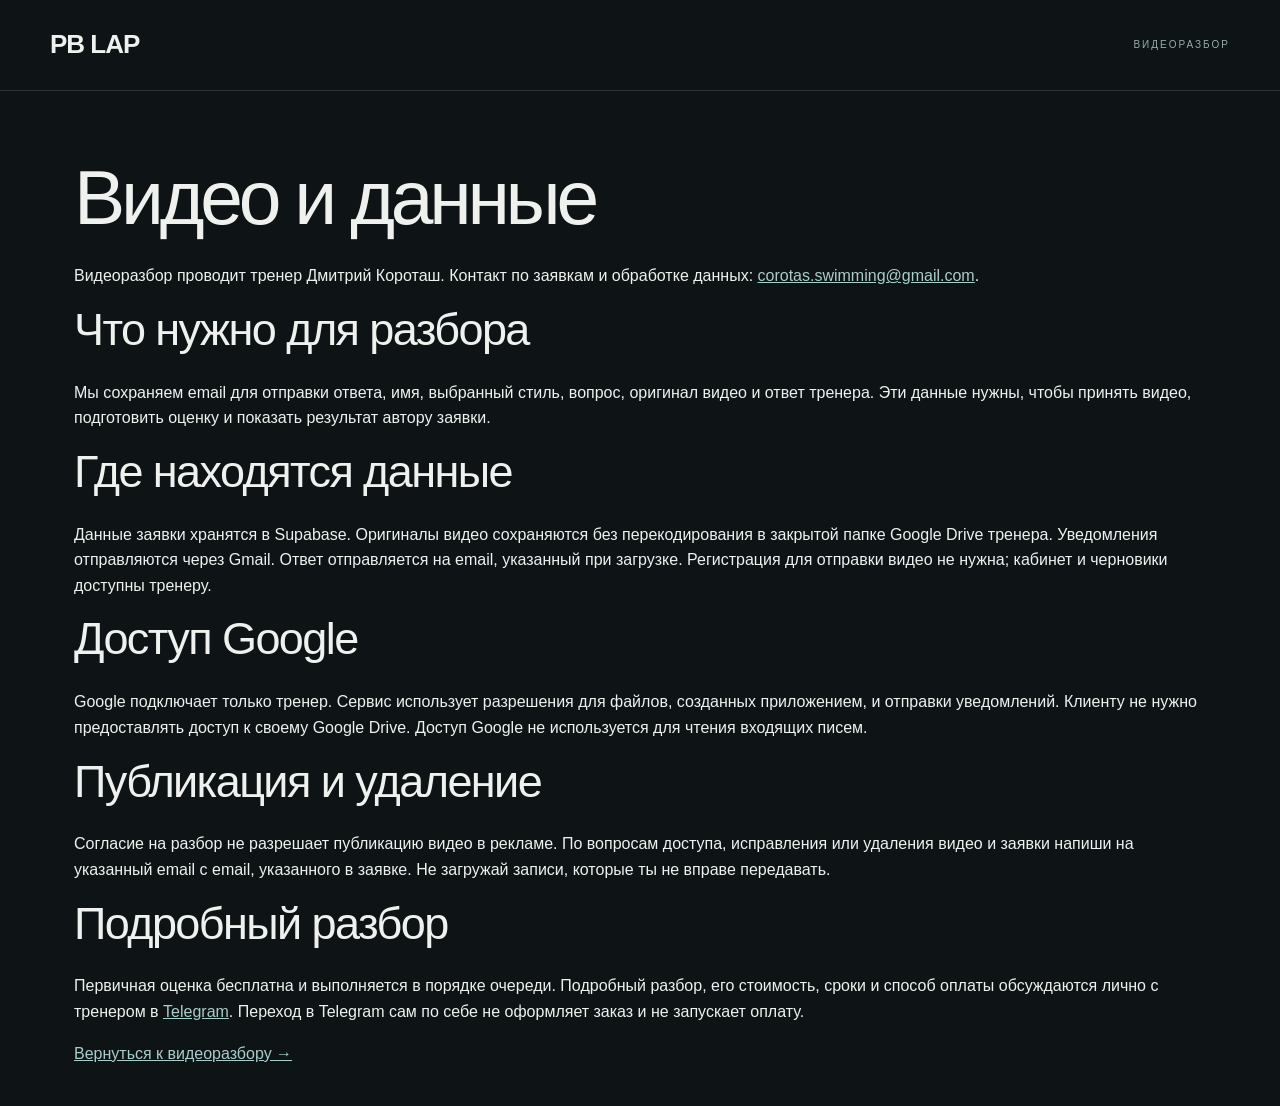
<file: video-privacy.html>
<!doctype html><html lang="ru"><meta charset="utf-8"><meta name="viewport" content="width=device-width,initial-scale=1"><title>Видео и данные — PB LAP</title><style>:root{--ink:#eef1ee;--paper:#0e1416;--blue:#a8cecb;--lime:#a8cecb;--water:#1b3034;--muted:#9aa9ad;--line:#ffffff20}*{box-sizing:border-box}html{scroll-behavior:smooth;scroll-padding-top:24px}body{margin:0;background:var(--paper);color:var(--ink);font:16px/1.6 'Helvetica Neue',Arial,sans-serif}a{color:var(--blue)}header{display:flex;justify-content:space-between;align-items:center;padding:24px max(24px,calc((100vw - 1180px)/2));border-bottom:1px solid var(--line)}header a{font-size:26px;font-weight:800;text-decoration:none;color:inherit;letter-spacing:-1px}header span{font-size:10px;letter-spacing:.2em;color:var(--muted)}.inner{max-width:1180px;margin:auto;padding:40px 24px}.hero-grid{display:grid;grid-template-columns:1.2fr 1fr;gap:7%;align-items:center;padding-top:72px;padding-bottom:72px}.eyebrow{font-size:10px;letter-spacing:.2em;font-weight:600;color:var(--blue)}.blue{color:var(--blue)}h1{font-size:clamp(48px,6vw,82px);font-weight:500;line-height:1.05;letter-spacing:-.055em;margin:26px 0}h1 span{color:var(--blue)}h2{font-size:clamp(30px,4vw,45px);font-weight:500;line-height:1.13;letter-spacing:-.035em;margin:16px 0 24px}h3{font-size:22px;line-height:1.25;font-weight:500}.lead{font-size:17px;line-height:1.8;max-width:370px;color:var(--muted)}.cta{display:flex;align-items:center;justify-content:space-between;gap:16px;width:100%;padding:17px 20px;background:var(--blue);border:1px solid var(--blue);border-radius:5px;color:#102023;text-decoration:none;font:600 15px/1.4 'Helvetica Neue',Arial,sans-serif;cursor:pointer;margin:15px 0}.hero-cta{max-width:390px;margin-top:30px}.secondary{background:transparent;color:var(--blue);border-color:#a8cecb50}.guide-link{display:inline-block;color:var(--muted);font-size:12px;margin-top:10px}.pool-art{position:relative;overflow:hidden;min-height:470px;background:repeating-linear-gradient(15deg,transparent 0 25px,#b9efeb09 26px,transparent 29px),linear-gradient(150deg,#102527,#2f6064 65%,#0e252a);border-radius:180px 180px 5px 5px;box-shadow:inset 0 0 100px #071a22}.pool-lane{position:absolute;width:10px;top:-20%;height:150%;background:repeating-linear-gradient(#c5d2c2aa 0 4px,#668b8630 5px 9px);transform:rotate(27deg)}.lane-one{left:20%}.lane-two{left:76%}.pool-label{position:absolute;bottom:94px;left:28px;font-size:9px;letter-spacing:2px;color:#c5d9d5}.pool-art p{position:absolute;bottom:20px;left:28px;margin:0;font-size:22px;line-height:1.3;letter-spacing:-.5px}.content section{padding:44px 0;border-bottom:1px solid var(--line)}.offer{display:grid;grid-template-columns:1fr 1fr;gap:50px;border-top:1px solid var(--line)}.offer b{font-size:19px;font-weight:500}.offer p{color:var(--muted);font-size:14px;max-width:380px}.offer small,.muted{font-size:12px;color:var(--muted)}#submit,#inbox,#guide{max-width:850px;margin:auto}#availability{font-size:13px;color:var(--muted)}input,select,textarea{font:inherit;font-size:16px;color:inherit;background:#ffffff04;width:100%;padding:14px;margin:8px 0 22px;border:1px solid #ffffff35;border-radius:5px}select option{color:var(--ink);background:#172024}label{display:block;font-size:13px;font-weight:500}fieldset{border:0;padding:0;margin:14px 0 24px}legend{font-size:13px;font-weight:500;margin-bottom:12px}.choices{display:grid;grid-template-columns:repeat(3,1fr);gap:8px}.choices label{border:1px solid var(--line);border-radius:5px;padding:12px;cursor:pointer}.choices label:has(input:checked){background:#a8cecb15;border-color:var(--blue)}.choices input{width:auto;margin:0 7px 0 0;accent-color:var(--blue)}.upload-box{border:1px dashed #a8cecb80;border-radius:8px;padding:30px 20px;margin:26px 0;background:#a8cecb06;text-align:center}.upload-box strong,.upload-box span{display:block}.upload-box strong{font-weight:500;font-size:18px}.upload-box span{font-size:12px;color:var(--muted);margin-top:8px}.upload-box input{border:0;background:none;font-size:12px;margin-bottom:0;max-width:100%}input::file-selector-button{padding:9px;border:1px solid var(--line);border-radius:3px;background:#203338;color:var(--ink);margin-right:8px}.consent{display:flex;align-items:flex-start;gap:12px;font-size:12px;line-height:1.7;color:var(--muted)}.consent input{width:18px;flex-shrink:0;margin:4px 0;accent-color:var(--blue)}.session{display:flex;justify-content:space-between;align-items:center;gap:12px;overflow-wrap:anywhere;font-size:12px;color:var(--muted)}.text-btn{font:inherit;font-size:13px;background:none;border:0;color:var(--blue);padding:12px 0;cursor:pointer;text-align:left}.request{border:1px solid var(--line);border-radius:8px;padding:22px;margin:15px 0;background:#151e21}.request h3{margin:10px 0;font-size:20px}.request p{font-size:12px;color:var(--muted);overflow-wrap:anywhere}.status{font-size:11px;color:var(--blue);letter-spacing:.03em}button:disabled{opacity:.5;cursor:wait}progress{width:100%;height:10px;accent-color:var(--blue)}[role=status]{white-space:pre-wrap;overflow-wrap:anywhere}details{margin:22px 0;border:1px solid var(--line);border-radius:6px;padding:18px}summary{cursor:pointer;font-weight:500;font-size:15px}details img{width:100%;margin-top:20px;border-radius:5px}footer{padding:45px 0;color:var(--muted);font-size:13px}footer small{font-weight:400;font-size:11px}dialog{width:min(850px,calc(100% - 24px));max-height:90dvh;overflow:auto;background:#151e21;color:var(--ink);border:1px solid #ffffff30;padding:30px;border-radius:12px}dialog::backdrop{background:#03090de0}.close{display:block;margin-left:auto}.report{white-space:pre-wrap;background:var(--water);padding:20px;border-radius:5px}#detailBody{font-size:14px}#detailBody a{display:inline-block;border:1px solid #a8cecb50;padding:14px 18px;border-radius:5px;text-decoration:none}#reviewForm{border-top:1px solid var(--line);margin-top:26px;padding-top:26px}.review-actions{display:grid;gap:10px}.review-actions button{margin:0}a:focus-visible,button:focus-visible,input:focus-visible,textarea:focus-visible,summary:focus-visible,select:focus-visible{outline:2px solid var(--blue);outline-offset:4px}[hidden]{display:none!important}#ownerLogin{border:1px solid var(--line);border-radius:10px;background:#151e21}#ownerLogin p{font-size:13px;color:var(--muted)}@media(max-width:650px){.hero-grid{grid-template-columns:1fr;gap:32px;padding-top:42px;padding-bottom:36px}h1{font-size:54px}.pool-art{min-height:300px;border-radius:130px 130px 5px 5px}.offer{grid-template-columns:1fr;gap:24px}.inner{padding-left:22px;padding-right:22px}header{padding:20px 22px}.choices{grid-template-columns:repeat(2,1fr)}.hero-cta{max-width:none}.content{padding-top:10px}.content section{padding:30px 0}dialog{padding:22px}#ownerLogin{margin:24px 16px!important;max-width:none!important}#ownerLogin h1{letter-spacing:-1px}.lead{font-size:16px}}
</style><header><a href="/video-review.html">PB LAP</a><span>ВИДЕОРАЗБОР</span></header><main class="inner content"><h1>Видео и данные</h1><p>Видеоразбор проводит тренер Дмитрий Короташ. Контакт по заявкам и обработке данных: <a href="mailto:corotas.swimming@gmail.com">corotas.swimming@gmail.com</a>.</p><h2>Что нужно для разбора</h2><p>Мы сохраняем email для отправки ответа, имя, выбранный стиль, вопрос, оригинал видео и ответ тренера. Эти данные нужны, чтобы принять видео, подготовить оценку и показать результат автору заявки.</p><h2>Где находятся данные</h2><p>Данные заявки хранятся в Supabase. Оригиналы видео сохраняются без перекодирования в закрытой папке Google Drive тренера. Уведомления отправляются через Gmail. Ответ отправляется на email, указанный при загрузке. Регистрация для отправки видео не нужна; кабинет и черновики доступны тренеру.</p><h2>Доступ Google</h2><p>Google подключает только тренер. Сервис использует разрешения для файлов, созданных приложением, и отправки уведомлений. Клиенту не нужно предоставлять доступ к своему Google Drive. Доступ Google не используется для чтения входящих писем.</p><h2>Публикация и удаление</h2><p>Согласие на разбор не разрешает публикацию видео в рекламе. По вопросам доступа, исправления или удаления видео и заявки напиши на указанный email с email, указанного в заявке. Не загружай записи, которые ты не вправе передавать.</p><h2>Подробный разбор</h2><p>Первичная оценка бесплатна и выполняется в порядке очереди. Подробный разбор, его стоимость, сроки и способ оплаты обсуждаются лично с тренером в <a href="https://t.me/Dmitri_Corotas">Telegram</a>. Переход в Telegram сам по себе не оформляет заказ и не запускает оплату.</p><a href="/video-review.html">Вернуться к видеоразбору →</a></main></html>
</file>
